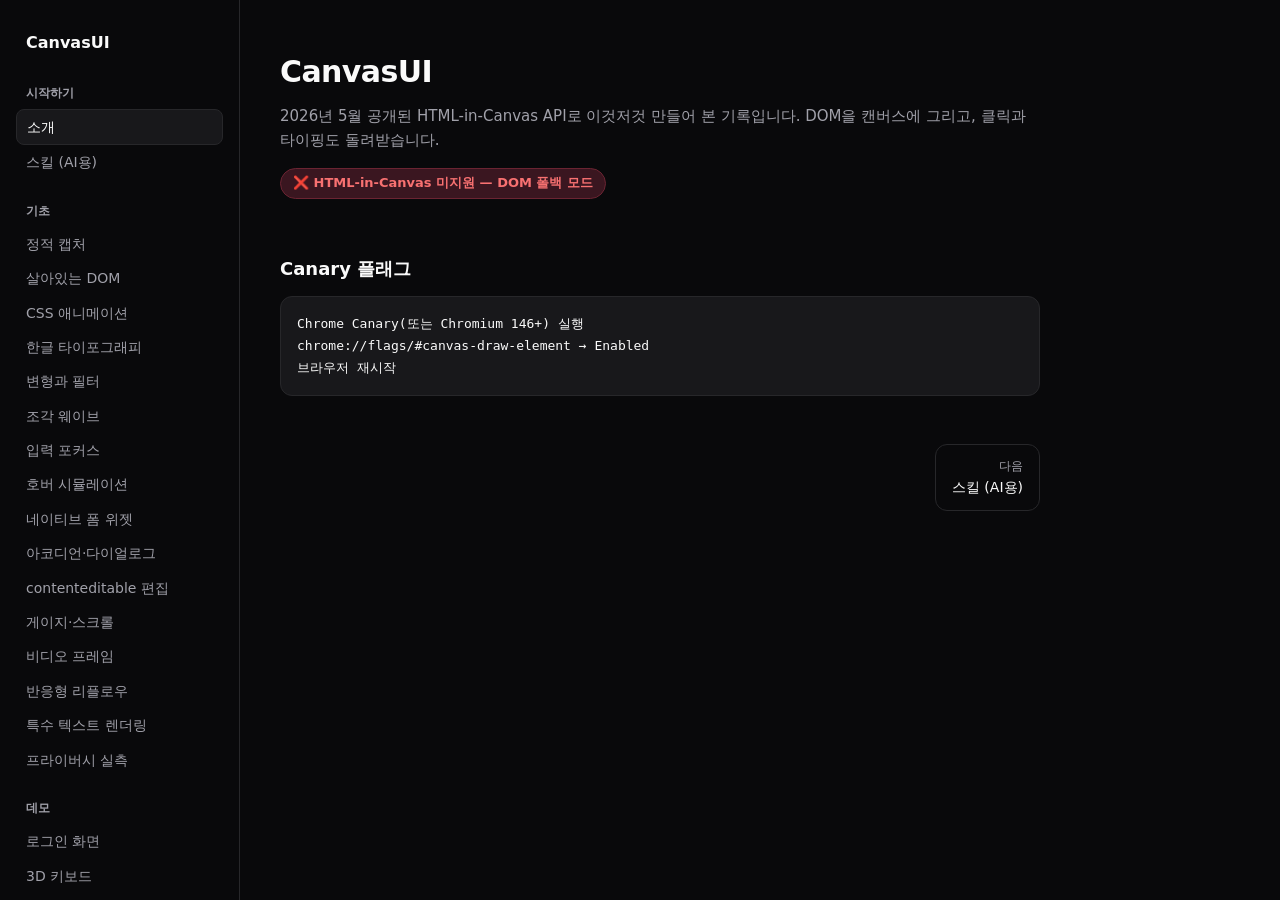
<file: index.html>
<!DOCTYPE html>
<html lang="ko">
<head>
<meta charset="UTF-8">
<meta name="viewport" content="width=device-width, initial-scale=1">
<title>CanvasUI 문서</title>
<link rel="stylesheet" href="core/canvas-ui.css">
<style>
  /* ── 문서 셸 (shadcn 문서 사이트 감성, 다크) ── */
  * { box-sizing: border-box; }
  html { scroll-behavior: smooth; }
  body {
    margin: 0; background: var(--cui-bg); color: var(--cui-fg);
    font-family: var(--cui-font); font-size: 15px; line-height: 1.6;
  }
  /* 코어가 body 최상단에 자동 삽입하는 배지/경고는 셸이 자체 표시하므로 숨김 */
  body > .cui-badge, body > .cui-warn { display: none; }

  .ds-shell {
    display: grid; grid-template-columns: 240px minmax(0, 1fr) 200px;
    max-width: 1280px; margin: 0 auto; min-height: 100vh;
  }

  /* 좌측 사이드바 */
  .ds-side {
    border-right: 1px solid var(--cui-border);
    padding: 24px 16px; position: sticky; top: 0;
    height: 100vh; overflow-y: auto;
  }
  .ds-logo {
    display: block; font-size: 16px; font-weight: 700; color: var(--cui-fg);
    text-decoration: none; padding: 6px 10px; margin-bottom: 16px;
  }
  .ds-side-label {
    font-size: 12px; font-weight: 600; color: var(--cui-muted);
    padding: 6px 10px; margin-top: 16px;
  }
  .ds-side a.ds-item {
    display: flex; align-items: center; gap: 8px;
    padding: 6px 10px; border-radius: 8px;
    font-size: 14px; color: var(--cui-muted); text-decoration: none;
  }
  .ds-side a.ds-item:hover { color: var(--cui-fg); }
  .ds-side a.ds-item.active {
    background: var(--cui-card); color: var(--cui-fg);
    border: 1px solid var(--cui-border);
  }

  /* 중앙 본문 */
  .ds-main { padding: 48px 40px 96px; }
  .ds-article { max-width: 760px; margin: 0 auto; }
  .ds-article h1 { font-size: 30px; font-weight: 800; margin: 0 0 8px; letter-spacing: -0.02em; }
  .ds-article h2 {
    font-size: 18px; font-weight: 700; margin: 40px 0 12px;
    scroll-margin-top: 24px;
  }
  .ds-oneliner { color: var(--cui-muted); margin: 0 0 8px; }
  .ds-card {
    background: var(--cui-card); border: 1px solid var(--cui-border);
    border-radius: var(--cui-radius); padding: 32px;
    display: flex; justify-content: center; align-items: center; overflow-x: auto;
  }
  .ds-card.ds-knobs { display: block; }

  .ds-badge {
    display: inline-block; padding: 4px 12px; border-radius: 999px;
    font-size: 13px; font-weight: 600; margin: 8px 0 16px;
  }
  .ds-badge.ok { background: #12351f; color: #4ade80; border: 1px solid #22643a; }
  .ds-badge.no { background: #3a1620; color: #f87171; border: 1px solid #6b2432; }

  pre.ds-code {
    background: var(--cui-card); border: 1px solid var(--cui-border);
    border-radius: var(--cui-radius); padding: 16px; margin: 8px 0 0;
    font-size: 13px; line-height: 1.7; overflow-x: auto;
  }
  pre.ds-code code { font-family: ui-monospace, "SF Mono", Menlo, monospace; color: var(--cui-fg); }

  details.ds-usage { border: 1px solid var(--cui-border); border-radius: var(--cui-radius); padding: 0; }
  details.ds-usage summary {
    cursor: pointer; padding: 12px 16px; font-size: 14px; font-weight: 600;
    color: var(--cui-muted); list-style: none;
  }
  details.ds-usage summary::before { content: "▸ "; }
  details.ds-usage[open] summary::before { content: "▾ "; }
  details.ds-usage[open] summary { color: var(--cui-fg); }
  .ds-usage-body { position: relative; padding: 0 16px 16px; }
  .ds-usage-body pre.ds-code { margin: 0; }
  .ds-copy {
    position: absolute; top: 10px; right: 26px;
    background: var(--cui-bg); color: var(--cui-muted);
    border: 1px solid var(--cui-border); border-radius: 8px;
    padding: 4px 10px; font-size: 12px; font-family: var(--cui-font); cursor: pointer;
  }
  .ds-copy:hover { color: var(--cui-fg); }

  .ds-pager { display: flex; justify-content: space-between; gap: 12px; margin-top: 48px; }
  .ds-pager a {
    flex: 0 1 auto; max-width: 48%;
    border: 1px solid var(--cui-border); border-radius: var(--cui-radius);
    padding: 12px 16px; text-decoration: none; color: var(--cui-fg); font-size: 14px;
  }
  .ds-pager a small { display: block; color: var(--cui-muted); font-size: 12px; }
  .ds-pager a:hover { border-color: var(--cui-muted); }
  .ds-pager .next { margin-left: auto; text-align: right; }

  /* 우측 목차 */
  .ds-toc { padding: 48px 16px; position: sticky; top: 0; height: 100vh; }
  .ds-toc-label { font-size: 12px; font-weight: 600; color: var(--cui-muted); margin-bottom: 8px; }
  .ds-toc a {
    display: block; font-size: 13px; color: var(--cui-muted);
    text-decoration: none; padding: 3px 0;
  }
  .ds-toc a:hover { color: var(--cui-fg); }

  /* variants 탭 */
  .ds-tabs { display: flex; gap: 4px; margin: 16px 0 0; border-bottom: 1px solid var(--cui-border); }
  .ds-tab {
    background: none; border: none; border-bottom: 2px solid transparent;
    padding: 8px 14px; font-family: var(--cui-font); font-size: 14px;
    color: var(--cui-muted); cursor: pointer;
  }
  .ds-tab:hover { color: var(--cui-fg); }
  .ds-tab.active { color: var(--cui-fg); border-bottom-color: var(--cui-fg); font-weight: 600; }

  .ds-step { font-size: 13px; color: var(--cui-muted); margin: 24px 0 0; }
  .ds-empty { color: var(--cui-muted); }

  @media (max-width: 1100px) {
    .ds-shell { grid-template-columns: 240px minmax(0, 1fr); }
    .ds-toc { display: none; }
  }
  @media (max-width: 640px) {
    .ds-shell { grid-template-columns: 1fr; }
    .ds-side { position: static; height: auto; border-right: none; border-bottom: 1px solid var(--cui-border); }
    .ds-main { padding: 32px 20px 64px; }
  }
</style>
</head>
<body>
<div class="ds-shell">
  <aside class="ds-side" id="ds-side"></aside>
  <main class="ds-main"><div class="ds-article" id="ds-article"></div></main>
  <nav class="ds-toc" id="ds-toc"></nav>
</div>

<script src="core/canvas-ui.js"></script>
<script>
/* ── CUIDocs 셸 v2: section 기반 register 수집 + variants 탭 + renderDoc + 해시 라우팅 ── */
(function () {
  'use strict';

  var registry = {};       // id → 등록 객체
  var currentApi = null;   // 현재 마운트된 컴포넌트 api

  // 사이드바 섹션 (등록 순서 유지)
  var SECTIONS = [
    { key: 'start', label: '시작하기' },
    { key: 'basics', label: '기초' },
    { key: 'components', label: '데모' },
    { key: 'official', label: '공식 레퍼런스' },
  ];
  var sectionItems = { start: [], basics: [], official: [], components: [] };

  // 시작하기 섹션 내장 페이지
  var BUILTIN = {
    intro: { id: 'intro', name: '소개', emoji: null },
  };

  window.CUIDocs = {
    register: function (def) {
      if (!def || !def.id) return;
      var sec = sectionItems.hasOwnProperty(def.section) ? def.section : 'components';
      if (!registry[def.id]) sectionItems[sec].push(def.id);
      registry[def.id] = def;
    },
    boot: boot,
  };

  function el(tag, cls, text) {
    var n = document.createElement(tag);
    if (cls) n.className = cls;
    if (text != null) n.textContent = text;
    return n;
  }

  function meta(id) {
    if (BUILTIN[id]) return BUILTIN[id];
    var reg = registry[id];
    return {
      id: id,
      name: (reg && reg.name) || id,
      emoji: reg ? (reg.emoji || '🧩') : null,
    };
  }

  function sectionOf(id) {
    if (BUILTIN[id]) return 'start';
    var reg = registry[id];
    if (reg && sectionItems.hasOwnProperty(reg.section)) return reg.section;
    return 'components';
  }

  // 섹션 내 네비 순서 (시작하기는 내장 페이지 + 등록 순)
  function navOrder(secKey) {
    if (secKey === 'start') return ['intro'].concat(sectionItems.start);
    return sectionItems[secKey];
  }

  function route() {
    var h = location.hash.replace(/^#\/?/, '');
    return h || 'intro';
  }

  /* ── 사이드바 ── */
  function renderSide(active) {
    var side = document.getElementById('ds-side');
    side.innerHTML = '';
    var logo = el('a', 'ds-logo', 'CanvasUI');
    logo.href = '#/intro';
    side.appendChild(logo);

    function item(href, label, icon, key) {
      var a = el('a', 'ds-item' + (active === key ? ' active' : ''));
      a.href = href;
      if (icon) a.appendChild(el('span', null, icon));
      a.appendChild(el('span', null, label));
      return a;
    }

    SECTIONS.forEach(function (s) {
      var ids = navOrder(s.key);
      if (!ids.length) return;
      side.appendChild(el('div', 'ds-side-label', s.label));
      ids.forEach(function (id) {
        var m = meta(id);
        side.appendChild(item('#/' + id, m.name, null, id));
      });
    });
  }

  /* ── 우측 목차 ── */
  function renderToc(sections) {
    var toc = document.getElementById('ds-toc');
    toc.innerHTML = '';
    if (!sections.length) return;
    toc.appendChild(el('div', 'ds-toc-label', '이 페이지에서'));
    sections.forEach(function (s) {
      var a = el('a', null, s.label);
      a.href = '#' + location.hash.replace(/^#/, '').split('?')[0];
      a.addEventListener('click', function (e) {
        e.preventDefault();
        var t = document.getElementById(s.anchor);
        if (t) t.scrollIntoView({ behavior: 'smooth', block: 'start' });
      });
      toc.appendChild(a);
    });
  }

  function codeBlock(text) {
    var pre = el('pre', 'ds-code');
    var code = el('code');
    code.textContent = text;
    pre.appendChild(code);
    return pre;
  }

  /* ── 이전/다음 네비 (같은 섹션 안에서만) ── */
  function renderPager(art, id) {
    var order = navOrder(sectionOf(id));
    var idx = order.indexOf(id);
    if (idx < 0) return;
    var pager = el('div', 'ds-pager');
    if (idx > 0) {
      var pm = meta(order[idx - 1]);
      var pa = el('a', 'prev');
      pa.href = '#/' + pm.id;
      pa.appendChild(el('small', null, '이전'));
      pa.appendChild(document.createTextNode(pm.name));
      pager.appendChild(pa);
    }
    if (idx < order.length - 1) {
      var nm = meta(order[idx + 1]);
      var na = el('a', 'next');
      na.href = '#/' + nm.id;
      na.appendChild(el('small', null, '다음'));
      na.appendChild(document.createTextNode(nm.name));
      pager.appendChild(na);
    }
    if (pager.childNodes.length) art.appendChild(pager);
  }

  /* ── 페이지: 소개 ── */
  function renderIntro(art) {
    art.appendChild(el('h1', null, 'CanvasUI'));
    art.appendChild(el('p', 'ds-oneliner', '2026년 5월 공개된 HTML-in-Canvas API로 이것저것 만들어 본 기록입니다. DOM을 캔버스에 그리고, 클릭과 타이핑도 돌려받습니다.'));
    var ok = window.CanvasUI && CanvasUI.supported;
    art.appendChild(el('div', 'ds-badge ' + (ok ? 'ok' : 'no'),
      ok ? '✅ HTML-in-Canvas 지원됨 (ctx.' + CanvasUI.drawFnName + ')'
         : '❌ HTML-in-Canvas 미지원 — DOM 폴백 모드'));
    art.appendChild(el('h2', null, 'Canary 플래그'));
    art.appendChild(codeBlock(
      'Chrome Canary(또는 Chromium 146+) 실행\n' +
      'chrome://flags/#canvas-draw-element → Enabled\n' +
      '브라우저 재시작'
    ));
    renderPager(art, 'intro');
    renderToc([]);
  }


  /* ── 페이지: 문서 (renderDoc) ── */
  function renderDocPage(art, reg) {
    art.appendChild(el('h1', null, reg.name || reg.id));
    if (reg.oneLiner) art.appendChild(el('p', 'ds-oneliner', reg.oneLiner));
    var box = el('div');
    art.appendChild(box);
    try { reg.renderDoc(box); } catch (e) {
      box.appendChild(el('p', 'ds-empty', '문서 렌더 중 오류: ' + e.message));
    }
    renderPager(art, reg.id);
    renderToc([]);
  }

  /* ── 페이지: 컴포넌트 (단일 또는 variants 탭) ── */
  function renderComponent(art, id) {
    var reg = registry[id];
    var m = meta(id);
    art.appendChild(el('h1', null, m.name));

    if (!reg) {
      art.appendChild(el('p', 'ds-empty', '아직 등록되지 않은 컴포넌트입니다 (components/' + id + '.js 로드 확인).'));
      renderToc([]);
      return;
    }
    art.appendChild(el('p', 'ds-oneliner', reg.oneLiner || ''));

    // 단일형은 variants 하나로 정규화
    var variants = (reg.variants && reg.variants.length) ? reg.variants
      : [{ id: 'default', name: null, code: reg.code, mount: reg.mount, knobs: reg.knobs }];

    // variants 탭 UI (2개 이상일 때만)
    var tabButtons = [];
    if (variants.length > 1) {
      var tabs = el('div', 'ds-tabs');
      variants.forEach(function (v, i) {
        var b = el('button', 'ds-tab', v.name || v.id || ('변형 ' + (i + 1)));
        b.type = 'button';
        b.addEventListener('click', function () { selectVariant(i); });
        tabs.appendChild(b);
        tabButtons.push(b);
      });
      art.appendChild(tabs);
    }

    // 변형별 본문 컨테이너
    var body = el('div');
    art.appendChild(body);

    function mountVariant(v) {
      body.innerHTML = '';
      var sections = [];

      // [미리보기]
      var h = el('h2', null, '미리보기');
      h.id = 'preview';
      body.appendChild(h);
      var previewCard = el('div', 'ds-card');
      var mountEl = el('div');
      previewCard.appendChild(mountEl);
      body.appendChild(previewCard);
      sections.push({ anchor: 'preview', label: '미리보기' });

      try {
        currentApi = (typeof v.mount === 'function' ? v.mount(mountEl) : null) || null;
      } catch (e) {
        previewCard.appendChild(el('p', 'ds-empty', '마운트 중 오류: ' + e.message));
      }

      // [커스텀] — knobs가 있을 때만
      if (typeof v.knobs === 'function') {
        var h2 = el('h2', null, '커스텀');
        h2.id = 'custom';
        body.appendChild(h2);
        var knobCard = el('div', 'ds-card ds-knobs');
        body.appendChild(knobCard);
        sections.push({ anchor: 'custom', label: '커스텀' });
        try { v.knobs(knobCard, currentApi); } catch (e) {
          knobCard.appendChild(el('p', 'ds-empty', '컨트롤 생성 중 오류: ' + e.message));
        }
      }

      // [사용법]
      var h3 = el('h2', null, '사용법');
      h3.id = 'usage';
      body.appendChild(h3);
      var details = el('details', 'ds-usage');
      details.appendChild(el('summary', null, '코드 보기'));
      var usageBody = el('div', 'ds-usage-body');
      var copy = el('button', 'ds-copy', '복사');
      copy.addEventListener('click', function () {
        var done = function () { copy.textContent = '복사됨'; setTimeout(function () { copy.textContent = '복사'; }, 1200); };
        if (navigator.clipboard && navigator.clipboard.writeText) {
          navigator.clipboard.writeText(v.code || '').then(done, done);
        } else {
          var ta = document.createElement('textarea');
          ta.value = v.code || '';
          document.body.appendChild(ta); ta.select();
          try { document.execCommand('copy'); } catch (ignored) {}
          ta.remove(); done();
        }
      });
      usageBody.appendChild(copy);
      usageBody.appendChild(codeBlock(v.code || ''));
      details.appendChild(usageBody);
      body.appendChild(details);
      sections.push({ anchor: 'usage', label: '사용법' });

      renderToc(sections);
    }

    function selectVariant(i) {
      // 탭 전환 시 이전 api 해제
      if (currentApi) {
        try { currentApi.destroy(); } catch (ignored) {}
        currentApi = null;
      }
      tabButtons.forEach(function (b, j) { b.className = 'ds-tab' + (j === i ? ' active' : ''); });
      mountVariant(variants[i]);
    }

    if (tabButtons.length) tabButtons[0].className = 'ds-tab active';
    mountVariant(variants[0]);

    renderPager(art, id);
  }

  /* ── 라우터 ── */
  function render() {
    // 이탈: 이전 컴포넌트 해제
    if (currentApi) {
      try { currentApi.destroy(); } catch (ignored) {}
      currentApi = null;
    }
    var r = route();
    renderSide(r);
    var art = document.getElementById('ds-article');
    art.innerHTML = '';
    if (r === 'intro') renderIntro(art);
    else if (registry[r] && typeof registry[r].renderDoc === 'function') renderDocPage(art, registry[r]);
    else if (registry[r]) renderComponent(art, r);
    else renderIntro(art);
    window.scrollTo(0, 0);
  }

  function boot() {
    render();
    window.addEventListener('hashchange', render);
  }
})();
</script>

<script>
/* ── 모듈 로더: 없는 파일이 있어도 셸은 계속 동작 (에러 무시, 순서 보장) ── */
(function () {
  'use strict';
  // three.js는 모듈보다 먼저 동기 로드 (vendor, CDN 아님)
  var three = document.createElement('script');
  three.src = 'vendor/three.min.js';
  three.async = false;
  document.body.appendChild(three);

  var MODULES = [
    'basics-1',
    'basics-2',
    'basics-3',
    'basics-4',
    'official-rotated-text',
    'official-pie-chart',
    'official-webgl-cube',
    'official-form',
    'official-jelly-slider',
    'login',
    'keyboard-3d',
    'keyboard-fps',
    'phone-3d',
    'three-wasd',
    'skill-page',
  ];
  var pending = MODULES.length;
  function settle() {
    pending -= 1;
    if (pending === 0) CUIDocs.boot();
  }
  MODULES.forEach(function (name) {
    var s = document.createElement('script');
    s.src = 'components/' + name + '.js';
    s.async = false;          // 등록 순서 = 목록 순서 보장
    s.onload = settle;
    s.onerror = settle;       // 404 등 로드 실패 무시
    document.body.appendChild(s);
  });
})();
</script>
</body>
</html>
</file>
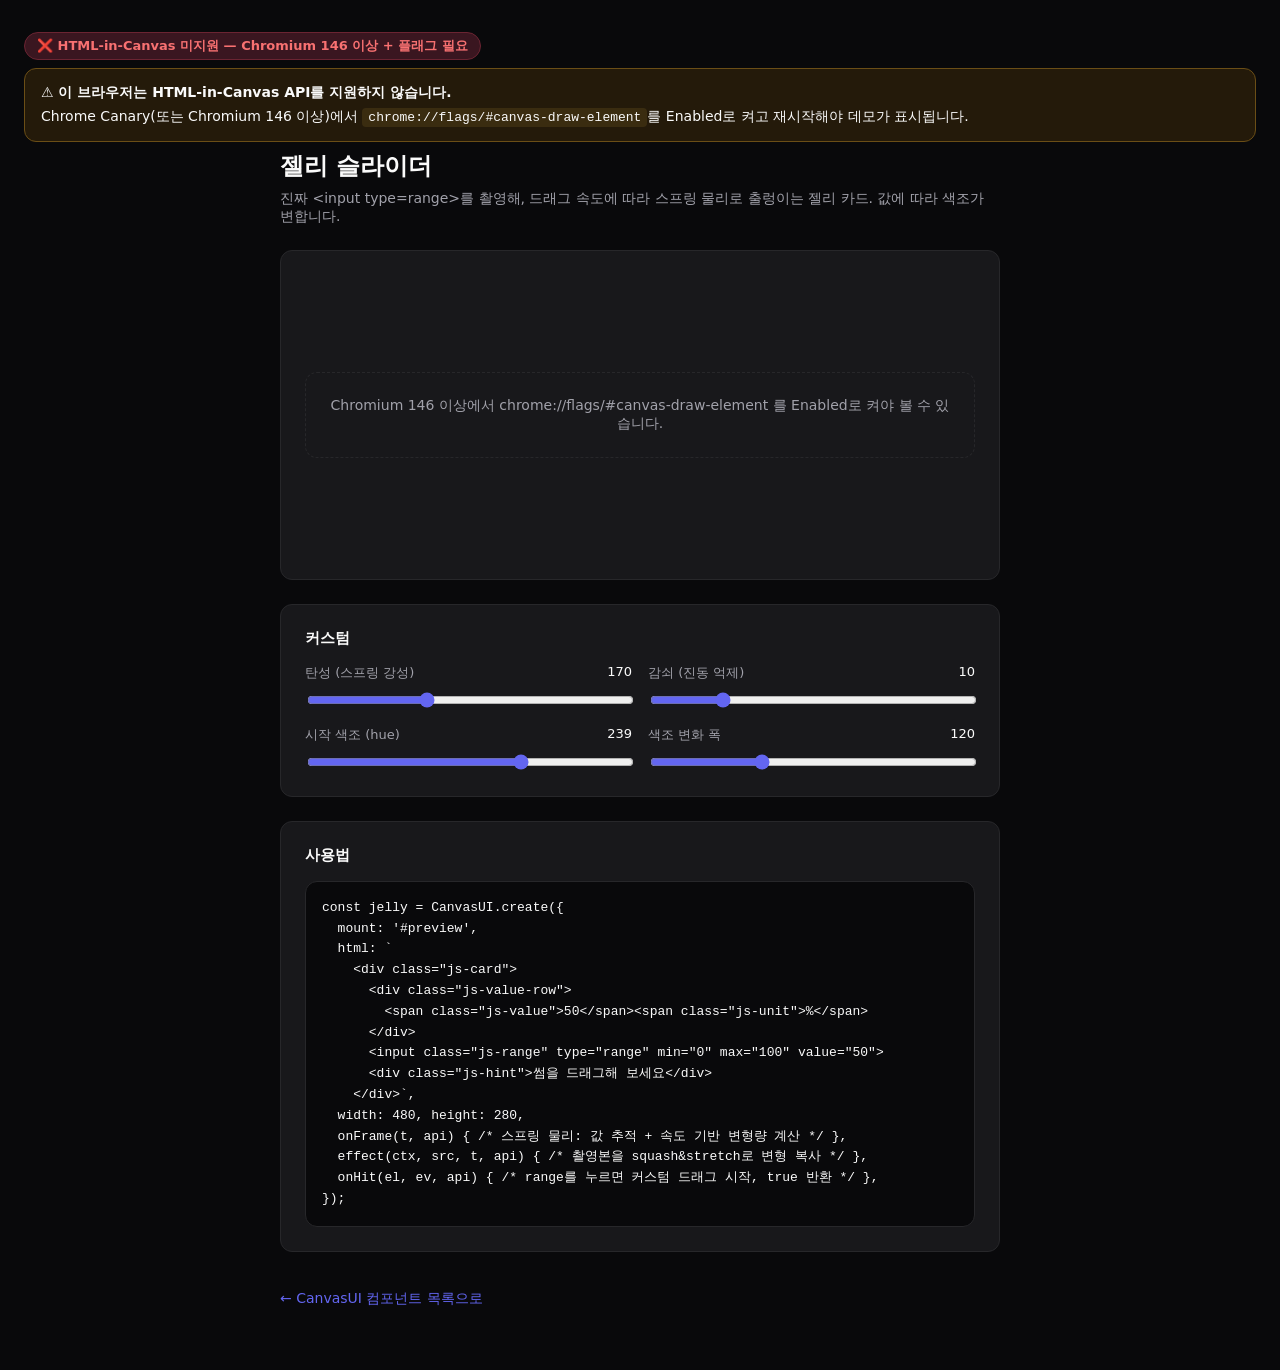
<file: components/jelly-slider.html>
<!DOCTYPE html>
<html lang="ko">
<head>
<meta charset="UTF-8">
<meta name="viewport" content="width=device-width, initial-scale=1.0">
<title>젤리 슬라이더 — CanvasUI</title>
<link rel="stylesheet" href="../core/canvas-ui.css">
<style>
  /* ── 페이지 레이아웃 (토큰만 사용) ── */
  body {
    background: var(--cui-bg);
    color: var(--cui-fg);
    font-family: var(--cui-font);
    margin: 0;
    padding: 24px 16px 48px;
  }
  .page {
    max-width: 720px;
    margin: 0 auto;
    display: flex;
    flex-direction: column;
    gap: 24px;
  }
  .page h1 { font-size: 24px; margin: 0 0 8px; }
  .page .desc { color: var(--cui-muted); font-size: 14px; margin: 0; }

  .panel {
    background: var(--cui-card);
    border: 1px solid var(--cui-border);
    border-radius: var(--cui-radius);
    padding: 24px;
  }
  .panel h2 { font-size: 15px; margin: 0 0 16px; color: var(--cui-fg); }

  #preview {
    display: flex;
    justify-content: center;
    align-items: center;
    min-height: 280px;
  }

  /* 커스텀 컨트롤 */
  .ctrl-grid { display: grid; grid-template-columns: 1fr 1fr; gap: 16px; }
  @media (max-width: 640px) { .ctrl-grid { grid-template-columns: 1fr; } }
  .ctrl { display: flex; flex-direction: column; gap: 8px; }
  .ctrl label { font-size: 13px; color: var(--cui-muted); display: flex; justify-content: space-between; }
  .ctrl label output { color: var(--cui-fg); font-variant-numeric: tabular-nums; }
  .ctrl input[type="range"] { width: 100%; accent-color: var(--cui-primary); }

  /* 사용법 코드 블록 */
  pre.code {
    background: var(--cui-bg);
    border: 1px solid var(--cui-border);
    border-radius: var(--cui-radius);
    padding: 16px;
    overflow-x: auto;
    font-size: 13px;
    line-height: 1.6;
    margin: 0;
  }

  .back { font-size: 14px; }
  .back a { color: var(--cui-primary); text-decoration: none; }
  .back a:hover { text-decoration: underline; }

  /* ── 젤리 슬라이더 컴포넌트 (canvas 안에서 촬영되는 DOM) ── */
  .js-card {
    --js-accent: var(--cui-primary);
    width: 320px;
    box-sizing: border-box;
    background: var(--cui-card);
    border: 1px solid var(--cui-border);
    border-radius: var(--cui-radius);
    padding: 24px;
    display: flex;
    flex-direction: column;
    gap: 16px;
    box-shadow: var(--cui-shadow);
  }
  .js-value-row {
    display: flex;
    align-items: baseline;
    gap: 4px;
  }
  .js-value {
    font-size: 40px;
    font-weight: 700;
    line-height: 1;
    color: var(--js-accent);
    font-variant-numeric: tabular-nums;
  }
  .js-unit { font-size: 16px; color: var(--cui-muted); }
  .js-range {
    width: 100%;
    margin: 0;
    accent-color: var(--js-accent);
  }
  /* 실제 :hover는 canvas 위라 안 걸리므로 .cui-hover를 함께 선언 */
  .js-range:hover, .js-range.cui-hover { filter: brightness(1.15); }
  .js-hint { font-size: 12px; color: var(--cui-muted); }
</style>
</head>
<body>
<div class="page">

  <!-- 상단 타이틀 + 한줄설명 -->
  <header>
    <h1>젤리 슬라이더</h1>
    <p class="desc">진짜 &lt;input type=range&gt;를 촬영해, 드래그 속도에 따라 스프링 물리로 출렁이는 젤리 카드. 값에 따라 색조가 변합니다.</p>
  </header>

  <!-- 프리뷰 -->
  <div class="panel" id="preview"></div>

  <!-- 커스텀 컨트롤 -->
  <div class="panel">
    <h2>커스텀</h2>
    <div class="ctrl-grid">
      <div class="ctrl">
        <label>탄성 (스프링 강성) <output id="out-stiffness">170</output></label>
        <input type="range" id="ctl-stiffness" min="40" max="400" step="10" value="170">
      </div>
      <div class="ctrl">
        <label>감쇠 (진동 억제) <output id="out-damping">10</output></label>
        <input type="range" id="ctl-damping" min="2" max="40" step="1" value="10">
      </div>
      <div class="ctrl">
        <label>시작 색조 (hue) <output id="out-hue">239</output></label>
        <input type="range" id="ctl-hue" min="0" max="360" step="1" value="239">
      </div>
      <div class="ctrl">
        <label>색조 변화 폭 <output id="out-huerange">120</output></label>
        <input type="range" id="ctl-huerange" min="0" max="360" step="10" value="120">
      </div>
    </div>
  </div>

  <!-- 사용법 -->
  <div class="panel">
    <h2>사용법</h2>
    <pre class="code"><code>const jelly = CanvasUI.create({
  mount: '#preview',
  html: `
    &lt;div class="js-card"&gt;
      &lt;div class="js-value-row"&gt;
        &lt;span class="js-value"&gt;50&lt;/span&gt;&lt;span class="js-unit"&gt;%&lt;/span&gt;
      &lt;/div&gt;
      &lt;input class="js-range" type="range" min="0" max="100" value="50"&gt;
      &lt;div class="js-hint"&gt;썸을 드래그해 보세요&lt;/div&gt;
    &lt;/div&gt;`,
  width: 480, height: 280,
  onFrame(t, api) { /* 스프링 물리: 값 추적 + 속도 기반 변형량 계산 */ },
  effect(ctx, src, t, api) { /* 촬영본을 squash&amp;stretch로 변형 복사 */ },
  onHit(el, ev, api) { /* range를 누르면 커스텀 드래그 시작, true 반환 */ },
});</code></pre>
  </div>

  <!-- 하단 링크 -->
  <p class="back"><a href="../index.html">← CanvasUI 컴포넌트 목록으로</a></p>

</div>

<script src="../core/canvas-ui.js"></script>
<script>
(function () {
  'use strict';

  // ── 커스텀 파라미터 (컨트롤로 라이브 조절) ──
  var params = {
    stiffness: 170, // 스프링 강성: 클수록 빠르게 목표값을 쫓아감
    damping: 10,    // 감쇠: 작을수록 오래 출렁임
    hue: 239,       // 값 0일 때의 색조 (기본: 인디고 계열)
    hueRange: 120,  // 값 0→100 동안 색조가 이동하는 폭
  };

  function clamp(v, lo, hi) { return v < lo ? lo : v > hi ? hi : v; }

  var jelly = CanvasUI.create({
    mount: '#preview',
    html: [
      '<div class="js-card">',
      '  <div class="js-value-row">',
      '    <span class="js-value">50</span><span class="js-unit">%</span>',
      '  </div>',
      '  <input class="js-range" type="range" min="0" max="100" value="50">',
      '  <div class="js-hint">썸을 드래그해 보세요</div>',
      '</div>',
    ].join('\n'),
    width: 480,
    height: 280,

    // ── 매 프레임: 스프링 물리 (effect 앞에 호출됨) ──
    onFrame: function (t, api) {
      var st = api.state;
      if (st.pos === undefined) { // 최초 1회 초기화
        st.pos = Number(range.value); // 스프링이 추적하는 표시값
        st.vel = 0;                   // 속도 (값 단위/초)
        st.deform = 0;                // squash&stretch 변형량
        st.skew = 0;                  // 기울임
        st.last = t;
      }
      var dt = clamp((t - st.last) / 1000, 0, 1 / 30);
      st.last = t;

      // 감쇠 스프링: 실제 슬라이더 값을 목표로 진동하며 수렴
      var target = Number(range.value);
      var force = params.stiffness * (target - st.pos) - params.damping * st.vel;
      st.vel += force * dt;
      st.pos += st.vel * dt;

      // 속도 → 변형량. 부호가 진동하며 0으로 수렴 = 젤리 출렁임
      st.deform = clamp(st.vel * 0.0012, -0.28, 0.28);
      st.skew = clamp(st.vel * -0.0006, -0.15, 0.15);
    },

    // ── 효과: 촬영된 소스 canvas를 변형해 표시 canvas에 복사 (버퍼 패턴) ──
    effect: function (ctx, src, t, api) {
      var d = api.state.deform || 0;
      var cx = api.center.x + src.width / 2;
      var cy = api.center.y + src.height / 2;
      ctx.save();
      ctx.translate(cx, cy);
      ctx.transform(1, 0, api.state.skew || 0, 1, 0, 0); // 이동 방향으로 살짝 기울임
      ctx.scale(1 + d, 1 / (1 + d));                     // 면적 보존 squash&stretch
      ctx.drawImage(src, -src.width / 2, -src.height / 2);
      ctx.restore();
    },

    // ── range를 누르면 커스텀 드래그 시작 (기본 포워딩 생략) ──
    onHit: function (el, ev, api) {
      if (el !== range) return false;
      api.state.dragging = true;
      try { api.fx.setPointerCapture(ev.pointerId); } catch (ignored) {}
      setValueFromEvent(ev, api);
      return true;
    },
  });

  var root = jelly.root;
  var range = root.querySelector('.js-range');
  var valueEl = root.querySelector('.js-value');

  // ── root 로컬 좌표 기준 요소 rect (코어 hit()와 같은 offset 누적 방식) ──
  function localRect(el) {
    var l = 0, t = 0, n = el;
    while (n && n !== root) { l += n.offsetLeft; t += n.offsetTop; n = n.offsetParent; }
    return { l: l, t: t, w: el.offsetWidth, h: el.offsetHeight };
  }

  // ── 포인터 이벤트 → fx 좌표 → 로컬 좌표 → 슬라이더 값 ──
  function setValueFromEvent(ev, api) {
    var r = api.fx.getBoundingClientRect();
    var fxX = (ev.clientX - r.left) * (api.fx.width / r.width);
    var fxY = (ev.clientY - r.top) * (api.fx.height / r.height);
    var local = api.toLocal(fxX, fxY);
    var rect = localRect(range);
    var min = Number(range.min), max = Number(range.max);
    var ratio = clamp((local.x - rect.l) / rect.w, 0, 1);
    var v = Math.round(min + ratio * (max - min));
    if (Number(range.value) !== v) {
      range.value = v;
      applyValue(); // 라벨·색조 갱신 → 다음 프레임 촬영에 자동 반영
    }
  }

  // ── 값 → 라벨 텍스트 + 색조 (값에 따라 카드 색조 변화) ──
  function applyValue() {
    var v = Number(range.value);
    valueEl.textContent = v;
    var hue = (params.hue + (v / 100) * params.hueRange) % 360;
    root.style.setProperty('--js-accent', 'hsl(' + hue + ', 72%, 62%)');
  }

  // 드래그 중 이동/종료 (컴포넌트 고유 로직 — 코어는 pointerdown만 포워딩)
  jelly.fx.addEventListener('pointermove', function (ev) {
    if (jelly.state.dragging) setValueFromEvent(ev, jelly);
  });
  function endDrag() { jelly.state.dragging = false; }
  jelly.fx.addEventListener('pointerup', endDrag);
  jelly.fx.addEventListener('pointercancel', endDrag);

  // 폴백(DOM 직접 표시)·키보드 조작 시에도 라벨·색조 동기화
  range.addEventListener('input', applyValue);
  applyValue();

  // ── 커스텀 컨트롤 바인딩 ──
  function bindCtrl(id, outId, key, after) {
    var input = document.getElementById(id);
    var out = document.getElementById(outId);
    input.addEventListener('input', function () {
      params[key] = Number(input.value);
      out.textContent = input.value;
      if (after) after();
    });
  }
  bindCtrl('ctl-stiffness', 'out-stiffness', 'stiffness');
  bindCtrl('ctl-damping', 'out-damping', 'damping');
  bindCtrl('ctl-hue', 'out-hue', 'hue', applyValue);
  bindCtrl('ctl-huerange', 'out-huerange', 'hueRange', applyValue);
})();
</script>
</body>
</html>
</file>
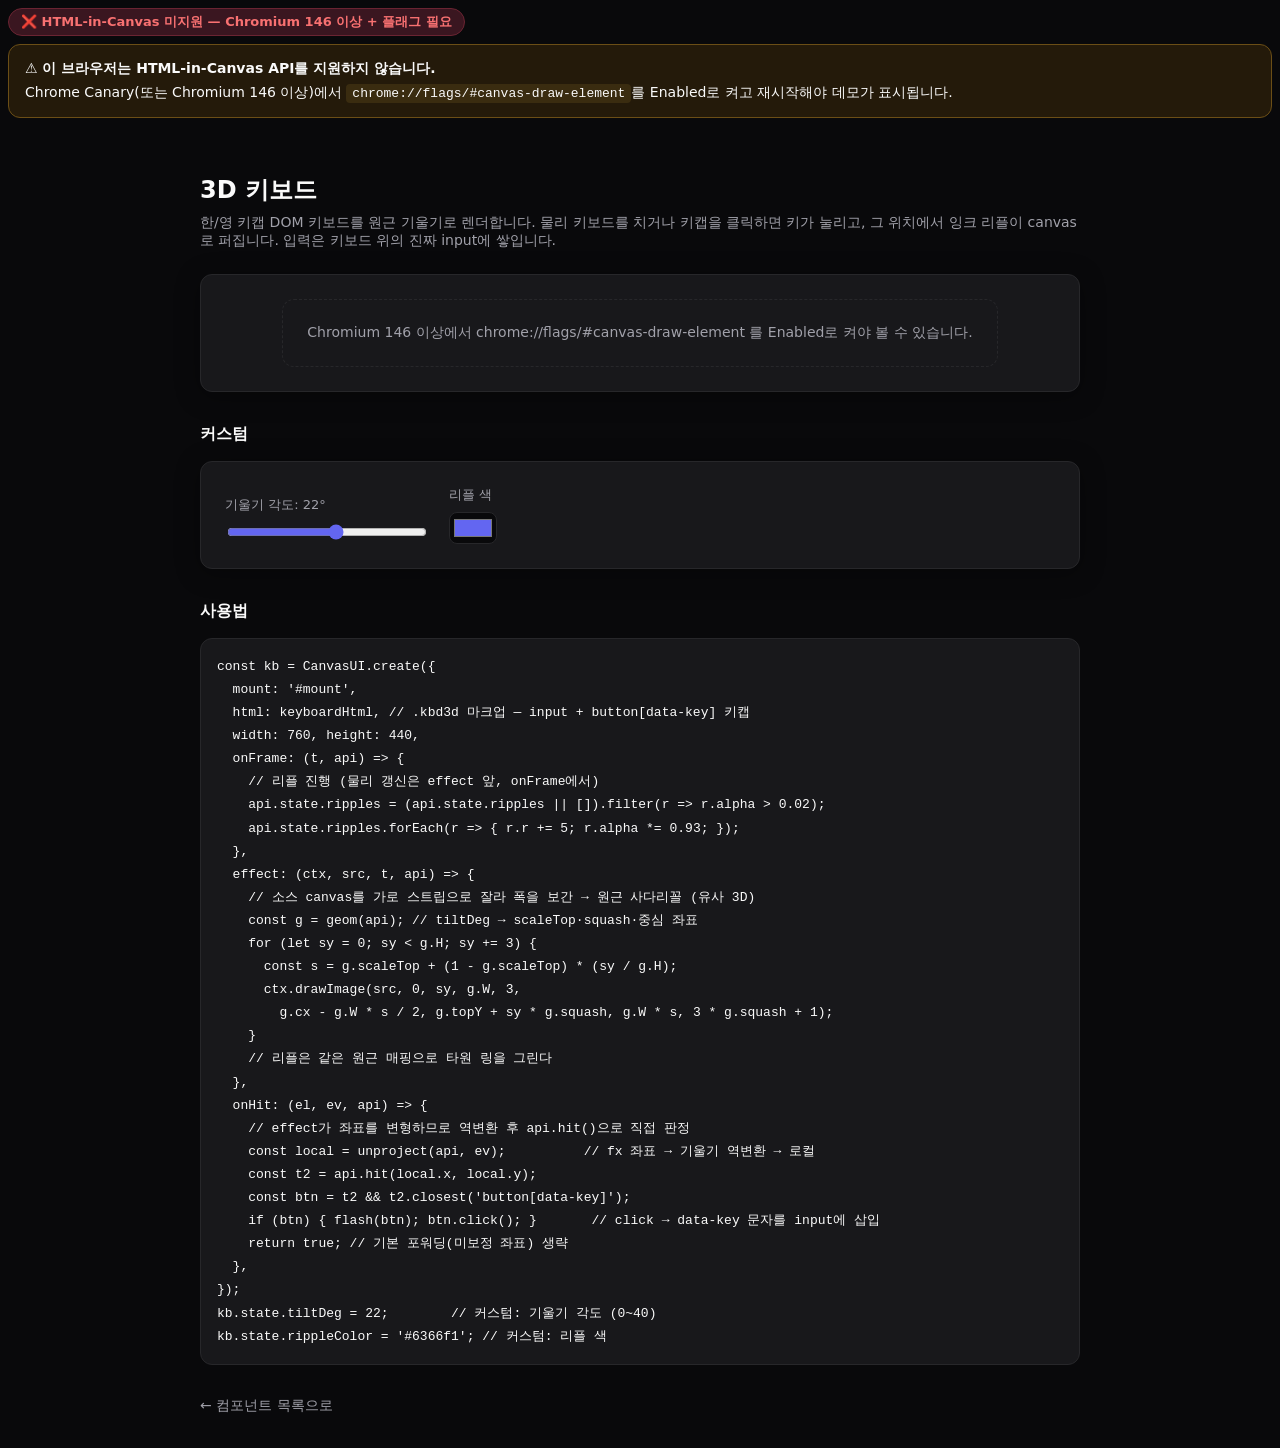
<file: components/keyboard-3d.html>
<!doctype html>
<html lang="ko">
<head>
<meta charset="utf-8">
<meta name="viewport" content="width=device-width, initial-scale=1">
<title>CanvasUI — 3D 키보드</title>
<link rel="stylesheet" href="../core/canvas-ui.css">
<style>
  /* ── 페이지 레이아웃 (토큰만 사용) ── */
  body {
    margin: 0; background: var(--cui-bg); color: var(--cui-fg);
    font-family: var(--cui-font);
  }
  .page { max-width: 880px; margin: 0 auto; padding: 24px 16px 64px; }
  h1 { font-size: 24px; margin: 24px 0 8px; }
  .desc { color: var(--cui-muted); font-size: 14px; margin: 0 0 24px; }
  h2 { font-size: 16px; margin: 32px 0 16px; }
  .preview { display: flex; justify-content: center; overflow-x: auto; }
  .controls { display: flex; flex-wrap: wrap; gap: 24px; align-items: end; }
  .controls .field { min-width: 200px; }
  .controls input[type="range"] { width: 100%; accent-color: var(--cui-primary); }
  .controls input[type="color"] {
    width: 48px; height: 32px; padding: 2px; border: 1px solid var(--cui-border);
    border-radius: 8px; background: var(--cui-bg); cursor: pointer;
  }
  .code-block {
    background: var(--cui-card); border: 1px solid var(--cui-border);
    border-radius: var(--cui-radius); padding: 16px; overflow-x: auto;
  }
  .code-block code { font-size: 13px; line-height: 1.7; color: var(--cui-fg); white-space: pre; }
  .back { display: inline-block; margin-top: 32px; color: var(--cui-muted); font-size: 14px; text-decoration: none; }
  .back:hover { color: var(--cui-fg); }

  /* ── 3D 키보드 컴포넌트 (촬영 대상 DOM) ──
     실제 :hover는 canvas 위라 안 걸리므로 .cui-hover / .cui-active 를 함께 선언 */
  .kbd3d { width: max-content; padding: 8px; }
  .kbd3d-input { margin-bottom: 16px; box-sizing: border-box; }
  .kbd3d-board {
    background: var(--cui-card); border: 1px solid var(--cui-border);
    border-radius: var(--cui-radius); box-shadow: var(--cui-shadow);
    padding: 16px; display: flex; flex-direction: column; gap: 8px;
  }
  .kbd3d-row { display: flex; justify-content: center; gap: 8px; }
  .kbd3d-key {
    width: 48px; height: 48px; padding: 0;
    display: flex; flex-direction: column; align-items: center; justify-content: center; gap: 1px;
    background: var(--cui-bg); color: var(--cui-fg);
    border: 1px solid var(--cui-border); border-radius: 8px;
    font-family: var(--cui-font); cursor: pointer;
    box-shadow: 0 2px 0 var(--cui-border);
    transition: transform 0.06s, box-shadow 0.06s, border-color 0.12s, background 0.12s;
  }
  .kbd3d-key .k-ko { font-size: 11px; color: var(--cui-muted); line-height: 1; }
  .kbd3d-key .k-en { font-size: 14px; font-weight: 600; line-height: 1; }
  .kbd3d-key:hover, .kbd3d-key.cui-hover { border-color: var(--cui-muted); background: var(--cui-card); }
  .kbd3d-key:active, .kbd3d-key.cui-active {
    transform: translateY(2px); box-shadow: 0 0 0 var(--cui-border);
    border-color: var(--cui-primary); background: var(--cui-card);
  }
  .kbd3d-key.kbd3d-space { width: 288px; }
  .kbd3d-key.kbd3d-space .k-en { font-size: 12px; color: var(--cui-muted); font-weight: 500; }
</style>
</head>
<body>
<div class="page">
  <h1>3D 키보드</h1>
  <p class="desc">한/영 키캡 DOM 키보드를 원근 기울기로 렌더합니다. 물리 키보드를 치거나 키캡을 클릭하면 키가 눌리고, 그 위치에서 잉크 리플이 canvas로 퍼집니다. 입력은 키보드 위의 진짜 input에 쌓입니다.</p>

  <section class="preview cui-card">
    <div id="mount"></div>
  </section>

  <h2>커스텀</h2>
  <section class="cui-card controls">
    <div class="field">
      <label class="cui-label" for="tilt">기울기 각도: <span id="tilt-val">22</span>°</label>
      <input type="range" id="tilt" min="0" max="40" step="1" value="22">
    </div>
    <div class="field">
      <label class="cui-label" for="ripple-color">리플 색</label>
      <input type="color" id="ripple-color" value="#6366f1">
    </div>
  </section>

  <h2>사용법</h2>
  <section class="code-block"><code>const kb = CanvasUI.create({
  mount: '#mount',
  html: keyboardHtml, // .kbd3d 마크업 — input + button[data-key] 키캡
  width: 760, height: 440,
  onFrame: (t, api) =&gt; {
    // 리플 진행 (물리 갱신은 effect 앞, onFrame에서)
    api.state.ripples = (api.state.ripples || []).filter(r =&gt; r.alpha &gt; 0.02);
    api.state.ripples.forEach(r =&gt; { r.r += 5; r.alpha *= 0.93; });
  },
  effect: (ctx, src, t, api) =&gt; {
    // 소스 canvas를 가로 스트립으로 잘라 폭을 보간 → 원근 사다리꼴 (유사 3D)
    const g = geom(api); // tiltDeg → scaleTop·squash·중심 좌표
    for (let sy = 0; sy &lt; g.H; sy += 3) {
      const s = g.scaleTop + (1 - g.scaleTop) * (sy / g.H);
      ctx.drawImage(src, 0, sy, g.W, 3,
        g.cx - g.W * s / 2, g.topY + sy * g.squash, g.W * s, 3 * g.squash + 1);
    }
    // 리플은 같은 원근 매핑으로 타원 링을 그린다
  },
  onHit: (el, ev, api) =&gt; {
    // effect가 좌표를 변형하므로 역변환 후 api.hit()으로 직접 판정
    const local = unproject(api, ev);          // fx 좌표 → 기울기 역변환 → 로컬
    const t2 = api.hit(local.x, local.y);
    const btn = t2 &amp;&amp; t2.closest('button[data-key]');
    if (btn) { flash(btn); btn.click(); }       // click → data-key 문자를 input에 삽입
    return true; // 기본 포워딩(미보정 좌표) 생략
  },
});
kb.state.tiltDeg = 22;        // 커스텀: 기울기 각도 (0~40)
kb.state.rippleColor = '#6366f1'; // 커스텀: 리플 색</code></section>

  <a class="back" href="../index.html">&larr; 컴포넌트 목록으로</a>
</div>

<script src="../core/canvas-ui.js"></script>
<script>
(function () {
  'use strict';

  // ── 키캡 데이터: QWERTY 3열 (영문 + 두벌식 한글) + 스페이스 ──
  var ROWS = [
    [['q','ㅂ'],['w','ㅈ'],['e','ㄷ'],['r','ㄱ'],['t','ㅅ'],['y','ㅛ'],['u','ㅕ'],['i','ㅑ'],['o','ㅐ'],['p','ㅔ']],
    [['a','ㅁ'],['s','ㄴ'],['d','ㅇ'],['f','ㄹ'],['g','ㅎ'],['h','ㅗ'],['j','ㅓ'],['k','ㅏ'],['l','ㅣ']],
    [['z','ㅋ'],['x','ㅌ'],['c','ㅊ'],['v','ㅍ'],['b','ㅠ'],['n','ㅜ'],['m','ㅡ']],
  ];

  function keyBtn(en, ko) {
    return '<button type="button" class="kbd3d-key" data-key="' + en + '">' +
      '<span class="k-ko">' + ko + '</span><span class="k-en">' + en.toUpperCase() + '</span></button>';
  }
  var rowsHtml = ROWS.map(function (row) {
    return '<div class="kbd3d-row">' + row.map(function (k) { return keyBtn(k[0], k[1]); }).join('') + '</div>';
  }).join('');
  var keyboardHtml =
    '<div class="kbd3d">' +
      '<input class="cui-input kbd3d-input" placeholder="키보드를 두드리거나 키캡을 클릭하세요">' +
      '<div class="kbd3d-board">' + rowsHtml +
        '<div class="kbd3d-row"><button type="button" class="kbd3d-key kbd3d-space" data-key=" ">' +
          '<span class="k-en">SPACE</span></button></div>' +
      '</div>' +
    '</div>';

  // ── 원근 기하: tiltDeg → 스트립 폭 보간(scaleTop) + 세로 압축(squash) ──
  function geom(api) {
    var deg = api.state.tiltDeg == null ? 22 : api.state.tiltDeg;
    var rad = deg * Math.PI / 180;
    var W = api.src.width, H = api.src.height;
    var scaleTop = 1 - Math.sin(rad) * 0.55; // 위쪽이 좁아지는 사다리꼴
    var squash = 1 - Math.sin(rad) * 0.30;   // 세로 압축
    return {
      W: W, H: H, scaleTop: scaleTop, squash: squash,
      cx: api.fx.width / 2,
      topY: (api.fx.height - H * squash) / 2,
    };
  }
  function scaleAt(g, y) { return g.scaleTop + (1 - g.scaleTop) * (y / g.H); }
  /** 로컬 좌표 → 원근 적용된 fx 좌표 */
  function project(g, x, y) {
    var s = scaleAt(g, y);
    return { x: g.cx + (x - g.W / 2) * s, y: g.topY + y * g.squash, s: s };
  }
  /** fx 좌표 → 원근 역변환 → 로컬 좌표 */
  function unproject(g, px, py) {
    var y = (py - g.topY) / g.squash;
    var s = scaleAt(g, y);
    return { x: g.W / 2 + (px - g.cx) / s, y: y };
  }

  // ── 인스턴스 생성 ──
  var kb = CanvasUI.create({
    mount: '#mount',
    html: keyboardHtml,
    width: 760,
    height: 440,

    // 리플 진행 (effect 앞에 호출됨)
    onFrame: function (t, api) {
      var ripples = api.state.ripples || [];
      for (var i = 0; i < ripples.length; i++) {
        var r = ripples[i];
        r.r += 5 + r.r * 0.04;
        r.alpha *= 0.93;
      }
      api.state.ripples = ripples.filter(function (r) { return r.alpha > 0.02; });
    },

    // 버퍼 패턴: src 촬영본을 가로 스트립으로 잘라 원근 사다리꼴로 복사 + 리플
    effect: function (ctx, src, t, api) {
      var g = geom(api);

      // 바닥 그림자
      ctx.fillStyle = 'rgba(0, 0, 0, 0.45)';
      ctx.beginPath();
      ctx.ellipse(g.cx, g.topY + g.H * g.squash + 14, g.W * 0.46, 14, 0, 0, Math.PI * 2);
      ctx.fill();

      // 원근 스트립 (2D 변환 유사 3D)
      var STRIP = 3;
      for (var sy = 0; sy < g.H; sy += STRIP) {
        var h = Math.min(STRIP, g.H - sy);
        var s = scaleAt(g, sy + h / 2);
        var dw = g.W * s;
        ctx.drawImage(src, 0, sy, g.W, h,
          g.cx - dw / 2, g.topY + sy * g.squash, dw, h * g.squash + 1);
      }

      // 잉크 리플: 키 로컬 좌표를 같은 원근으로 매핑해 타원 링으로
      var ripples = api.state.ripples || [];
      var color = api.state.rippleColor || '#6366f1';
      for (var i = 0; i < ripples.length; i++) {
        var r = ripples[i];
        var p = project(g, r.x, r.y);
        var rx = r.r * p.s, ry = r.r * p.s * g.squash;
        ctx.globalAlpha = r.alpha;
        ctx.strokeStyle = color;
        ctx.lineWidth = Math.max(1, 4 * r.alpha);
        ctx.beginPath();
        ctx.ellipse(p.x, p.y, rx, ry, 0, 0, Math.PI * 2);
        ctx.stroke();
        ctx.globalAlpha = r.alpha * 0.15;
        ctx.fillStyle = color;
        ctx.fill();
        ctx.globalAlpha = 1;
      }
    },

    // effect가 좌표를 변형하므로 역변환 후 api.hit()으로 직접 판정
    onHit: function (el, ev, api) {
      var rect = api.fx.getBoundingClientRect();
      var px = (ev.clientX - rect.left) * (api.fx.width / rect.width);
      var py = (ev.clientY - rect.top) * (api.fx.height / rect.height);
      var local = unproject(geom(api), px, py);
      var target = api.hit(local.x, local.y);

      if (target) {
        var btn = target.closest('button[data-key]');
        if (btn && api.root.contains(btn)) {
          flash(btn);
          btn.click(); // → 아래 위임 click 핸들러가 data-key를 input에 삽입 + 리플
          return true;
        }
        if (target === inputEl) {
          inputEl.focus();
          try {
            var len = inputEl.value.length;
            inputEl.setSelectionRange(len, len);
          } catch (ignored) { /* 선택 미지원 타입 */ }
          return true;
        }
      }
      if (api.root.contains(document.activeElement)) document.activeElement.blur();
      return true; // 기본 포워딩(미보정 좌표) 생략
    },
  });

  kb.state.tiltDeg = 22;
  kb.state.rippleColor = '#6366f1';
  kb.state.ripples = [];

  var inputEl = kb.root.querySelector('.kbd3d-input');

  // ── 키 로컬 중심 좌표 (offset 누적) → 리플 생성 ──
  function spawnRippleAt(btn) {
    var l = 0, t = 0, n = btn;
    while (n && n !== kb.root) { l += n.offsetLeft; t += n.offsetTop; n = n.offsetParent; }
    kb.state.ripples.push({
      x: l + btn.offsetWidth / 2,
      y: t + btn.offsetHeight / 2,
      r: 8, alpha: 0.85,
    });
    if (kb.state.ripples.length > 24) kb.state.ripples.shift();
  }

  // ── 키캡 눌림 애니메이션 (.cui-active 잠깐 토글) ──
  function flash(btn) {
    btn.classList.add('cui-active');
    setTimeout(function () { btn.classList.remove('cui-active'); }, 130);
  }

  // ── 클릭(마우스/폴백 공통): data-key 문자를 input에 삽입 + 리플 ──
  kb.root.addEventListener('click', function (e) {
    var btn = e.target.closest ? e.target.closest('button[data-key]') : null;
    if (!btn) return;
    inputEl.value += btn.dataset.key;
    inputEl.focus();
    try {
      var len = inputEl.value.length;
      inputEl.setSelectionRange(len, len);
    } catch (ignored) { /* 무시 */ }
    spawnRippleAt(btn);
  });

  // ── 물리 키보드: e.code 기반(한글 IME에서도 동작) → 키캡 애니메이션 + 리플 ──
  function codeToKey(e) {
    if (e.code === 'Space') return ' ';
    var m = /^Key([A-Z])$/.exec(e.code);
    return m ? m[1].toLowerCase() : null;
  }
  window.addEventListener('keydown', function (e) {
    if (e.metaKey || e.ctrlKey || e.altKey) return;
    var tag = e.target.tagName;
    if ((tag === 'INPUT' || tag === 'TEXTAREA' || tag === 'SELECT') && e.target !== inputEl) return; // 페이지 컨트롤 입력은 통과
    var key = codeToKey(e);
    if (!key) return;
    var btn = kb.root.querySelector('[data-key="' + key + '"]');
    if (!btn) return;
    flash(btn);
    spawnRippleAt(btn);
    if (document.activeElement !== inputEl) {
      if (key === ' ') { e.preventDefault(); inputEl.value += ' '; } // 페이지 스크롤 방지 + 직접 삽입
      inputEl.focus(); // 이후 문자 입력·한글 IME는 브라우저가 처리 → 다음 프레임 촬영에 반영
    }
  });

  // ── 커스텀 컨트롤 ──
  var tilt = document.getElementById('tilt');
  var tiltVal = document.getElementById('tilt-val');
  tilt.addEventListener('input', function () {
    kb.state.tiltDeg = Number(tilt.value);
    tiltVal.textContent = tilt.value;
  });
  document.getElementById('ripple-color').addEventListener('input', function (e) {
    kb.state.rippleColor = e.target.value;
  });
})();
</script>
</body>
</html>
</file>
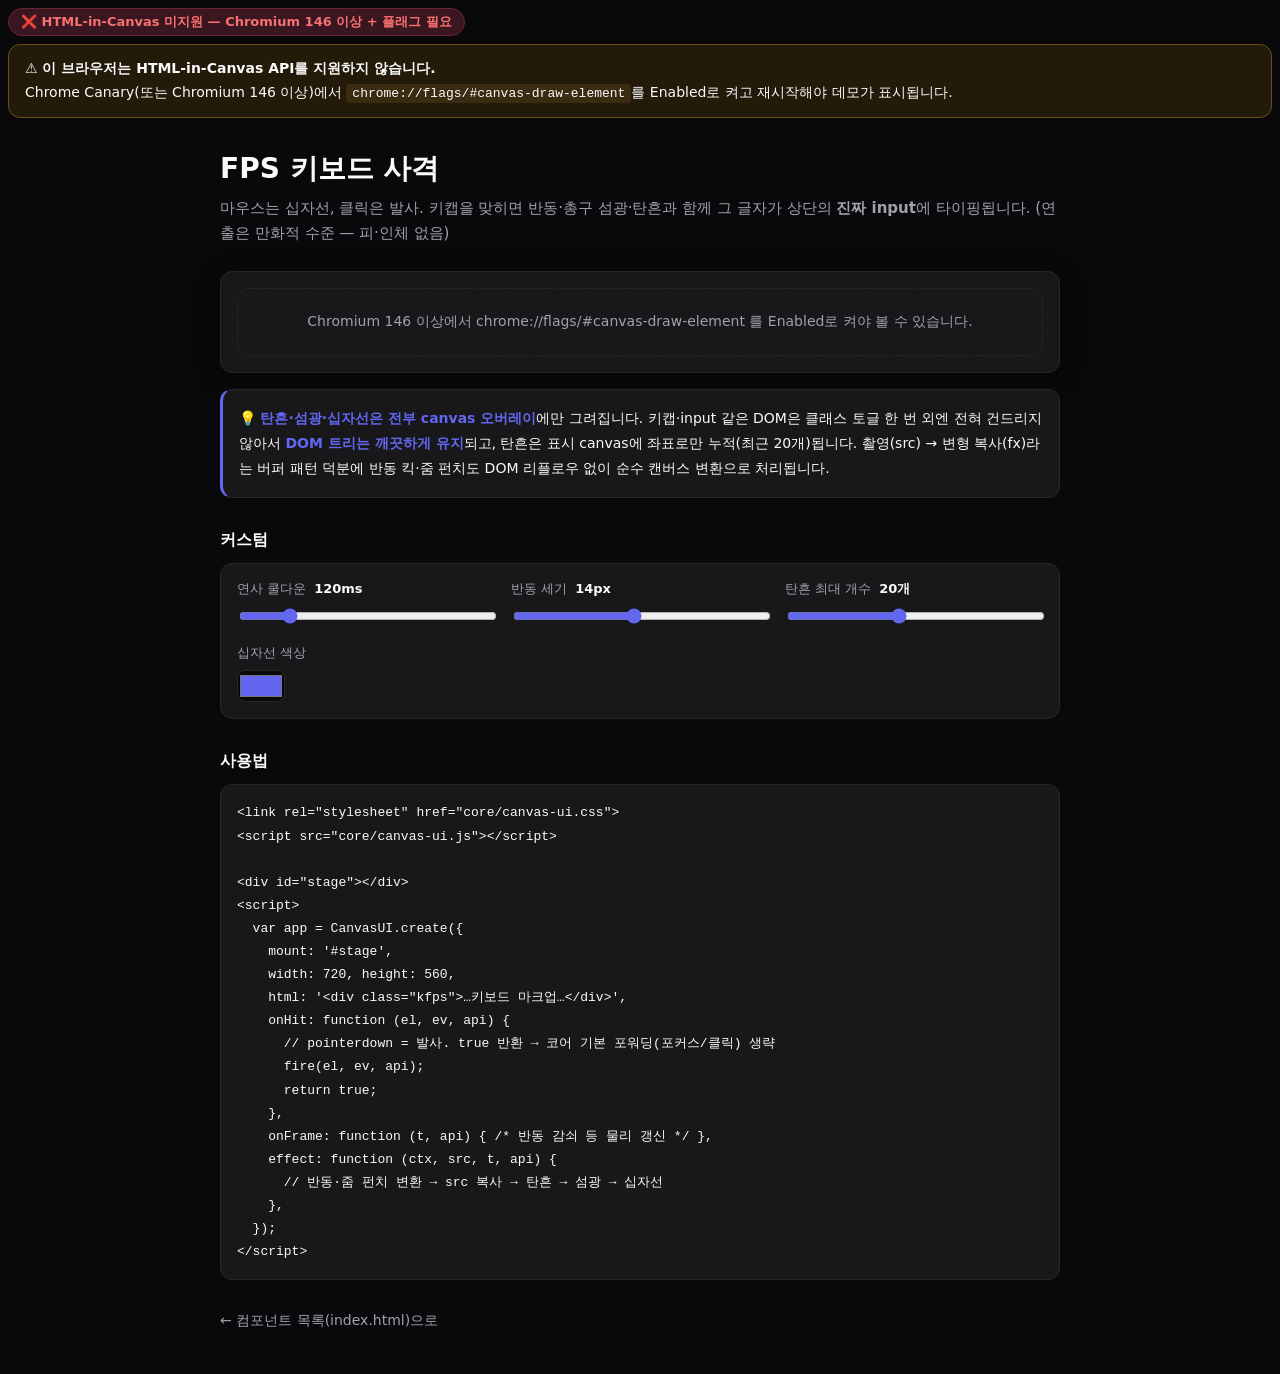
<file: components/keyboard-fps.html>
<!DOCTYPE html>
<html lang="ko">
<head>
<meta charset="UTF-8">
<meta name="viewport" content="width=device-width, initial-scale=1.0">
<title>CanvasUI — FPS 키보드 사격</title>
<link rel="stylesheet" href="../core/canvas-ui.css">
<style>
  /* ── 페이지 레이아웃 (디자인 토큰만 사용) ── */
  body {
    margin: 0; padding: 0 0 64px;
    background: var(--cui-bg); color: var(--cui-fg);
    font-family: var(--cui-font);
  }
  .page { max-width: 840px; margin: 0 auto; padding: 0 24px; }
  .page h1 { font-size: 28px; margin: 32px 0 8px; }
  .page .desc { color: var(--cui-muted); font-size: 15px; margin: 0 0 24px; line-height: 1.7; }
  .section-title { font-size: 16px; font-weight: 700; margin: 32px 0 12px; }

  /* 프리뷰 카드 */
  .preview {
    background: var(--cui-card); border: 1px solid var(--cui-border);
    border-radius: var(--cui-radius); box-shadow: var(--cui-shadow);
    padding: 16px; overflow-x: auto;
  }
  #stage .cui-fx { margin: 0 auto; }

  /* 해설 박스 */
  .note {
    margin-top: 16px; padding: 16px;
    background: var(--cui-card); border: 1px solid var(--cui-border);
    border-left: 3px solid var(--cui-primary);
    border-radius: var(--cui-radius);
    font-size: 14px; line-height: 1.8; color: var(--cui-fg);
  }
  .note strong { color: var(--cui-primary); }

  /* 커스텀 컨트롤 */
  .controls {
    display: grid; grid-template-columns: repeat(auto-fit, minmax(240px, 1fr));
    gap: 16px; padding: 16px;
    background: var(--cui-card); border: 1px solid var(--cui-border);
    border-radius: var(--cui-radius);
  }
  .ctl label { display: block; font-size: 13px; color: var(--cui-muted); margin-bottom: 8px; }
  .ctl output { color: var(--cui-fg); font-weight: 600; margin-left: 8px; }
  .ctl input[type="range"] { width: 100%; accent-color: var(--cui-primary); }
  .ctl input[type="color"] {
    width: 48px; height: 32px; padding: 0; border: 1px solid var(--cui-border);
    border-radius: 8px; background: var(--cui-bg); cursor: pointer;
  }

  /* 사용법 코드 블록 */
  .code {
    background: var(--cui-card); border: 1px solid var(--cui-border);
    border-radius: var(--cui-radius); padding: 16px;
    overflow-x: auto; font-size: 13px; line-height: 1.7;
  }
  .code code { font-family: ui-monospace, "SF Mono", Menlo, monospace; color: var(--cui-fg); white-space: pre; }

  .back { display: inline-block; margin-top: 32px; color: var(--cui-muted); font-size: 14px; text-decoration: none; }
  .back:hover { color: var(--cui-fg); }

  /* ── 컴포넌트 내부 마크업 스타일 (canvas에 촬영되는 DOM) ── */
  .kfps { width: 600px; padding: 24px; background: var(--cui-card);
          border: 1px solid var(--cui-border); border-radius: var(--cui-radius); }
  .kfps-input { margin-bottom: 24px; font-size: 16px; letter-spacing: 1px; }
  .kfps-board { display: flex; flex-direction: column; gap: 8px; align-items: center; }
  .kfps-row { display: flex; gap: 8px; }
  .kfps-key {
    width: 44px; height: 44px; padding: 0;
    background: var(--cui-bg); color: var(--cui-fg);
    border: 1px solid var(--cui-border); border-radius: 8px;
    font-size: 14px; font-weight: 600; font-family: var(--cui-font);
    cursor: pointer;
  }
  /* 실제 :hover는 canvas 위라 안 걸림 → .cui-hover 함께 선언 (코어 규칙) */
  .kfps-key:hover, .kfps-key.cui-hover { border-color: var(--cui-muted); background: var(--cui-card); }
  .kfps-key:active, .kfps-key.cui-active { transform: scale(0.95); }
  .kfps-key-wide { width: 96px; }
  .kfps-key-space { width: 304px; }
  /* 피격 플래시: 클래스 토글 → 다음 프레임 촬영에 자동 반영 */
  .kfps-key.kfps-hit {
    background: var(--cui-primary); color: var(--cui-primary-fg);
    border-color: var(--cui-primary);
  }
</style>
</head>
<body>
<div class="page">
  <h1>FPS 키보드 사격</h1>
  <p class="desc">
    마우스는 십자선, 클릭은 발사. 키캡을 맞히면 반동·총구 섬광·탄흔과 함께
    그 글자가 상단의 <strong>진짜 input</strong>에 타이핑됩니다. (연출은 만화적 수준 — 피·인체 없음)
  </p>

  <div class="preview"><div id="stage"></div></div>

  <div class="note">
    💡 <strong>탄흔·섬광·십자선은 전부 canvas 오버레이</strong>에만 그려집니다.
    키캡·input 같은 DOM은 클래스 토글 한 번 외엔 전혀 건드리지 않아서 <strong>DOM 트리는 깨끗하게 유지</strong>되고,
    탄흔은 표시 canvas에 좌표로만 누적(최근 20개)됩니다. 촬영(src) → 변형 복사(fx)라는 버퍼 패턴 덕분에
    반동 킥·줌 펀치도 DOM 리플로우 없이 순수 캔버스 변환으로 처리됩니다.
  </div>

  <div class="section-title">커스텀</div>
  <div class="controls">
    <div class="ctl">
      <label>연사 쿨다운<output id="v-cool">120ms</output></label>
      <input type="range" id="c-cool" min="60" max="400" step="10" value="120">
    </div>
    <div class="ctl">
      <label>반동 세기<output id="v-recoil">14px</output></label>
      <input type="range" id="c-recoil" min="0" max="30" step="1" value="14">
    </div>
    <div class="ctl">
      <label>탄흔 최대 개수<output id="v-holes">20개</output></label>
      <input type="range" id="c-holes" min="5" max="40" step="1" value="20">
    </div>
    <div class="ctl">
      <label>십자선 색상</label>
      <input type="color" id="c-color" value="#6366f1">
    </div>
  </div>

  <div class="section-title">사용법</div>
  <div class="code"><code>&lt;link rel="stylesheet" href="core/canvas-ui.css"&gt;
&lt;script src="core/canvas-ui.js"&gt;&lt;/script&gt;

&lt;div id="stage"&gt;&lt;/div&gt;
&lt;script&gt;
  var app = CanvasUI.create({
    mount: '#stage',
    width: 720, height: 560,
    html: '&lt;div class="kfps"&gt;…키보드 마크업…&lt;/div&gt;',
    onHit: function (el, ev, api) {
      // pointerdown = 발사. true 반환 → 코어 기본 포워딩(포커스/클릭) 생략
      fire(el, ev, api);
      return true;
    },
    onFrame: function (t, api) { /* 반동 감쇠 등 물리 갱신 */ },
    effect: function (ctx, src, t, api) {
      // 반동·줌 펀치 변환 → src 복사 → 탄흔 → 섬광 → 십자선
    },
  });
&lt;/script&gt;</code></div>

  <a class="back" href="../index.html">← 컴포넌트 목록(index.html)으로</a>
</div>

<script src="../core/canvas-ui.js"></script>
<script>
(function () {
  'use strict';

  // ── 키보드 마크업 (루트 요소 1개) ──
  function keyBtn(k, label, extra) {
    return '<button type="button" class="kfps-key ' + (extra || '') + '" data-key="' + k + '">' + label + '</button>';
  }
  var rows = [
    'QWERTYUIOP'.split('').map(function (k) { return keyBtn(k, k); }).join(''),
    'ASDFGHJKL'.split('').map(function (k) { return keyBtn(k, k); }).join(''),
    'ZXCVBNM'.split('').map(function (k) { return keyBtn(k, k); }).join('') + keyBtn('BS', '⌫', 'kfps-key-wide'),
    keyBtn('SPACE', 'SPACE', 'kfps-key-space'),
  ];
  var html =
    '<div class="kfps">' +
      '<input class="cui-input kfps-input" placeholder="키캡을 사격해서 타이핑하세요" aria-label="사격 타이핑 결과">' +
      '<div class="kfps-board">' +
        rows.map(function (r) { return '<div class="kfps-row">' + r + '</div>'; }).join('') +
      '</div>' +
    '</div>';

  // ── 발사 로직 ──
  /** fx 버퍼 좌표 계산 (코어와 동일한 방식) */
  function fxCoords(fx, e) {
    var r = fx.getBoundingClientRect();
    return {
      x: (e.clientX - r.left) * (fx.width / r.width),
      y: (e.clientY - r.top) * (fx.height / r.height),
    };
  }

  /** 진짜 input에 글자 반영 (다음 프레임 촬영에 자동 반영됨) */
  function typeKey(input, key) {
    if (key === 'BS') input.value = input.value.slice(0, -1);
    else if (key === 'SPACE') input.value += ' ';
    else input.value += key;
  }

  function fire(el, ev, api) {
    var s = api.state;
    var now = performance.now();
    if (now - s.lastShot < s.cooldown) return; // 연사 방지 쿨다운
    s.lastShot = now;

    var p = fxCoords(api.fx, ev);

    // 반동(화면 킥) + 총구 섬광
    s.kick = 1;
    s.kickDir = Math.random() < 0.5 ? -1 : 1;
    s.flash = { x: p.x, y: p.y, t0: now, ang: Math.random() * Math.PI };

    var key = el && el.closest ? el.closest('[data-key]') : null;
    if (!key) return; // 빗나감 — 섬광·반동만

    // 명중: 줌 펀치(1프레임) + 키캡 피격 플래시 + 탄흔 데칼 + 타이핑
    s.punch = 1;
    key.classList.add('kfps-hit');
    setTimeout(function () { key.classList.remove('kfps-hit'); }, 140);

    var local = api.toLocal(p.x, p.y); // root 로컬 좌표로 저장 → DOM에 붙어 보임
    var cracks = [];
    var n = 4 + Math.floor(Math.random() * 3);
    for (var i = 0; i < n; i++) {
      cracks.push({ a: (Math.PI * 2 * i) / n + Math.random() * 0.6, len: 6 + Math.random() * 7 });
    }
    s.holes.push({ x: local.x, y: local.y, r: 3.5 + Math.random() * 1.5, cracks: cracks });
    while (s.holes.length > s.maxHoles) s.holes.shift(); // 최근 N개만 누적

    typeKey(api.root.querySelector('.kfps-input'), key.getAttribute('data-key'));
  }

  // ── 캔버스 오버레이 드로잉 ──
  function drawHole(ctx, x, y, hole) {
    ctx.save();
    ctx.translate(x, y);
    // 균열 (만화적 탄흔)
    ctx.strokeStyle = 'rgba(9, 9, 11, 0.85)';
    ctx.lineWidth = 1.5;
    ctx.beginPath();
    for (var i = 0; i < hole.cracks.length; i++) {
      var c = hole.cracks[i];
      ctx.moveTo(0, 0);
      ctx.lineTo(Math.cos(c.a) * c.len, Math.sin(c.a) * c.len);
    }
    ctx.stroke();
    // 구멍 본체 + 밝은 테두리
    ctx.fillStyle = '#09090b';
    ctx.beginPath();
    ctx.arc(0, 0, hole.r, 0, Math.PI * 2);
    ctx.fill();
    ctx.strokeStyle = 'rgba(250, 250, 250, 0.35)';
    ctx.lineWidth = 1;
    ctx.beginPath();
    ctx.arc(0, 0, hole.r + 1, 0, Math.PI * 2);
    ctx.stroke();
    ctx.restore();
  }

  function drawFlash(ctx, f, now) {
    var age = now - f.t0;
    var DUR = 90;
    if (age >= DUR) return;
    var k = 1 - age / DUR;
    ctx.save();
    ctx.translate(f.x, f.y);
    ctx.rotate(f.ang);
    ctx.globalAlpha = k;
    // 스파이크 4방향 (만화적 섬광)
    ctx.fillStyle = '#fde68a';
    for (var i = 0; i < 4; i++) {
      ctx.rotate(Math.PI / 2);
      ctx.beginPath();
      ctx.moveTo(0, -3);
      ctx.lineTo(18 + 10 * k, 0);
      ctx.lineTo(0, 3);
      ctx.closePath();
      ctx.fill();
    }
    // 코어
    ctx.fillStyle = '#fffbeb';
    ctx.beginPath();
    ctx.arc(0, 0, 5 + 4 * k, 0, Math.PI * 2);
    ctx.fill();
    ctx.restore();
  }

  function drawCrosshair(ctx, x, y, color) {
    if (x < 0) return;
    ctx.save();
    ctx.strokeStyle = color;
    ctx.lineWidth = 2;
    var GAP = 5, LEN = 11;
    ctx.beginPath();
    ctx.moveTo(x - GAP - LEN, y); ctx.lineTo(x - GAP, y);
    ctx.moveTo(x + GAP, y); ctx.lineTo(x + GAP + LEN, y);
    ctx.moveTo(x, y - GAP - LEN); ctx.lineTo(x, y - GAP);
    ctx.moveTo(x, y + GAP); ctx.lineTo(x, y + GAP + LEN);
    ctx.stroke();
    ctx.beginPath();
    ctx.arc(x, y, 1.5, 0, Math.PI * 2);
    ctx.fillStyle = color;
    ctx.fill();
    ctx.restore();
  }

  // ── 인스턴스 생성 ──
  var app = CanvasUI.create({
    mount: '#stage',
    width: 720,
    height: 560,
    html: html,

    onHit: function (el, ev, api) {
      fire(el, ev, api);
      return true; // 기본 포워딩(포커스/클릭) 생략 — 발사가 곧 입력
    },

    onFrame: function (t, api) {
      var s = api.state;
      s.kick *= 0.82; // 반동 감쇠
      if (s.kick < 0.01) s.kick = 0;
    },

    effect: function (ctx, src, t, api) {
      var s = api.state;
      var cx = api.fx.width / 2;
      var cy = api.fx.height / 2;

      // 1) 반동 킥 + 줌 펀치(1프레임 슬로모) 변환 아래에서 DOM 촬영본·탄흔을 함께 그림
      ctx.save();
      var zoom = 1 + s.punch * 0.05;
      ctx.translate(cx, cy + s.kick * s.recoil);
      ctx.rotate(s.kick * 0.006 * s.kickDir);
      ctx.scale(zoom, zoom);
      ctx.translate(-cx, -cy);
      ctx.drawImage(src, api.center.x, api.center.y);
      for (var i = 0; i < s.holes.length; i++) {
        var h = s.holes[i];
        drawHole(ctx, api.center.x + h.x, api.center.y + h.y, h);
      }
      ctx.restore();
      s.punch = 0; // 줌 펀치는 정확히 1프레임만

      // 2) 화면 공간 이펙트 (변환 미적용)
      if (s.flash) drawFlash(ctx, s.flash, t);
      drawCrosshair(ctx, s.mx, s.my, s.crossColor);
    },
  });

  // ── 컴포넌트 상태 초기화 ──
  var st = app.state;
  st.lastShot = -Infinity;
  st.cooldown = 120;   // ms
  st.recoil = 14;      // px
  st.maxHoles = 20;    // 탄흔 최근 N개
  st.crossColor = '#6366f1';
  st.kick = 0; st.kickDir = 1; st.punch = 0;
  st.holes = [];
  st.flash = null;
  st.mx = -999; st.my = -999;

  // 십자선 추적 + 네이티브 커서 숨김
  // (코어 pointermove 리스너가 먼저 커서를 지정하므로, 그 뒤에 등록해 'none'으로 덮는다)
  if (CanvasUI.supported) {
    app.fx.addEventListener('pointermove', function (e) {
      var p = fxCoords(app.fx, e);
      st.mx = p.x; st.my = p.y;
      app.fx.style.cursor = 'none';
    });
    app.fx.addEventListener('pointerleave', function () {
      st.mx = -999; st.my = -999;
    });
  } else {
    // 폴백(DOM 직접 표시): 이펙트 없이 클릭 = 타이핑만 동작
    app.root.addEventListener('click', function (e) {
      var key = e.target.closest ? e.target.closest('[data-key]') : null;
      if (!key) return;
      var now = performance.now();
      if (now - st.lastShot < st.cooldown) return;
      st.lastShot = now;
      typeKey(app.root.querySelector('.kfps-input'), key.getAttribute('data-key'));
    });
  }

  // ── 커스텀 컨트롤 배선 ──
  function bindRange(id, outId, unit, apply) {
    var input = document.getElementById(id);
    var out = document.getElementById(outId);
    input.addEventListener('input', function () {
      out.textContent = input.value + unit;
      apply(Number(input.value));
    });
  }
  bindRange('c-cool', 'v-cool', 'ms', function (v) { st.cooldown = v; });
  bindRange('c-recoil', 'v-recoil', 'px', function (v) { st.recoil = v; });
  bindRange('c-holes', 'v-holes', '개', function (v) {
    st.maxHoles = v;
    while (st.holes.length > v) st.holes.shift();
  });
  document.getElementById('c-color').addEventListener('input', function (e) {
    st.crossColor = e.target.value;
  });
})();
</script>
</body>
</html>
</file>
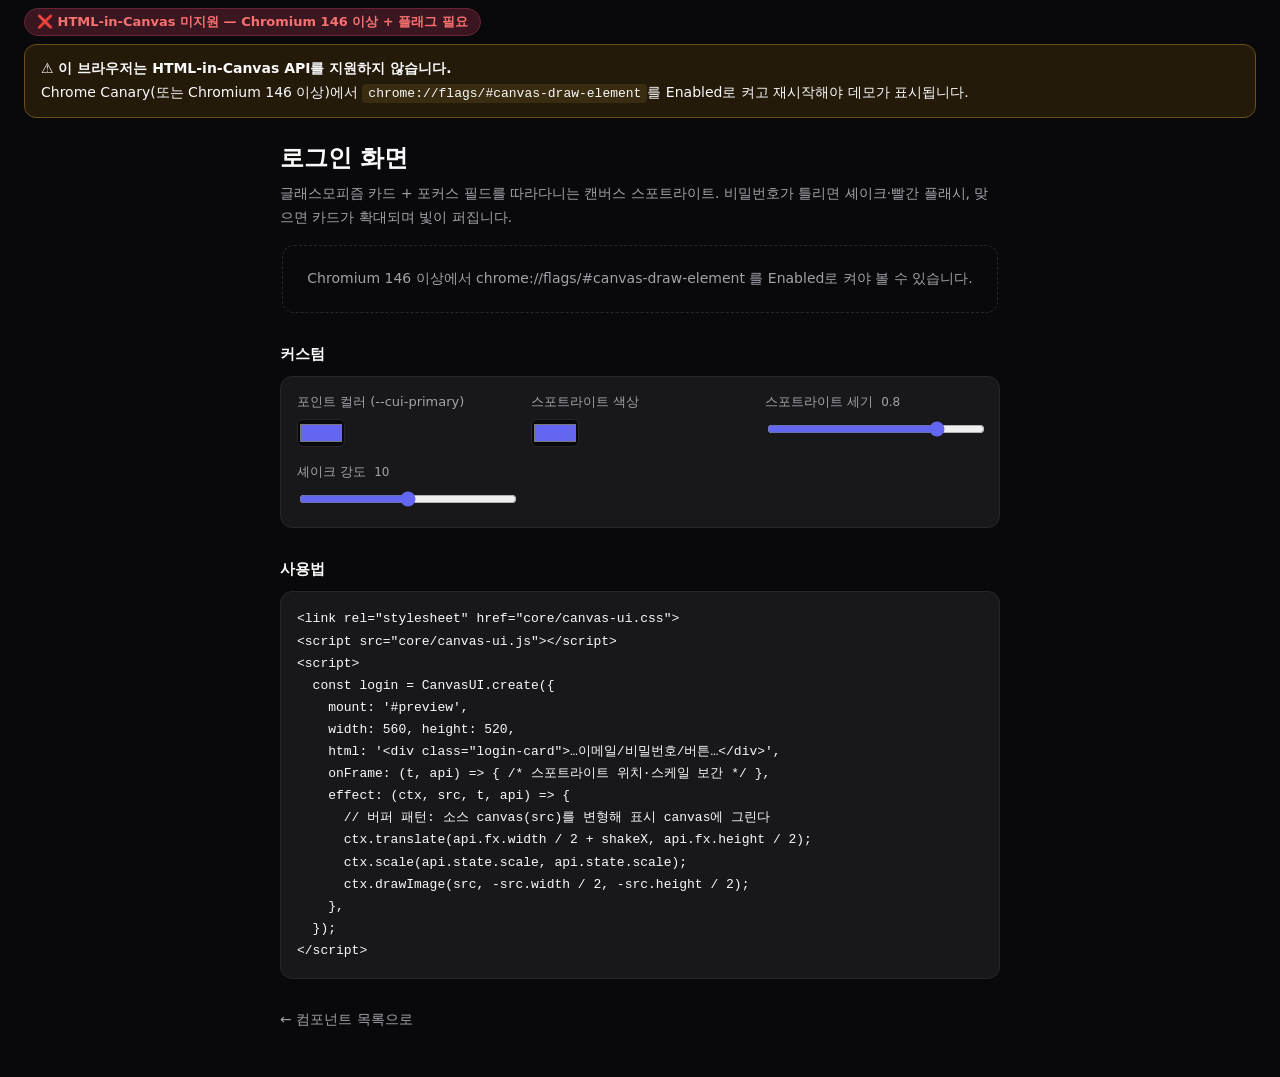
<file: components/login.html>
<!DOCTYPE html>
<html lang="ko">
<head>
<meta charset="UTF-8">
<meta name="viewport" content="width=device-width, initial-scale=1.0">
<title>CanvasUI — 로그인 화면</title>
<link rel="stylesheet" href="../core/canvas-ui.css">
<style>
  /* ── 페이지 레이아웃 (쇼케이스 공통 골격) ── */
  body {
    margin: 0; padding: 0 16px 48px;
    background: var(--cui-bg); color: var(--cui-fg);
    font-family: var(--cui-font);
  }
  .page { max-width: 720px; margin: 0 auto; }
  .page-head { margin: 24px 0 16px; }
  .page-head h1 { font-size: 24px; font-weight: 700; margin: 0 0 8px; }
  .page-head p { font-size: 14px; color: var(--cui-muted); margin: 0; line-height: 1.7; }
  .section-title { font-size: 15px; font-weight: 600; margin: 32px 0 12px; }

  #preview { display: flex; justify-content: center; }

  /* ── 커스텀 컨트롤 ── */
  .controls {
    background: var(--cui-card); border: 1px solid var(--cui-border);
    border-radius: var(--cui-radius); padding: 16px;
    display: grid; grid-template-columns: repeat(auto-fit, minmax(200px, 1fr)); gap: 16px;
  }
  .ctl label { display: block; font-size: 13px; color: var(--cui-muted); margin-bottom: 8px; }
  .ctl input[type="range"] { width: 100%; accent-color: var(--cui-primary); }
  .ctl input[type="color"] {
    width: 48px; height: 28px; padding: 0; border: 1px solid var(--cui-border);
    border-radius: 6px; background: var(--cui-bg); cursor: pointer;
  }
  .ctl .val { font-size: 12px; color: var(--cui-muted); margin-left: 8px; }

  /* ── 사용법 코드 블록 ── */
  pre.usage {
    background: var(--cui-card); border: 1px solid var(--cui-border);
    border-radius: var(--cui-radius); padding: 16px;
    font-size: 13px; line-height: 1.7; overflow-x: auto;
    color: var(--cui-fg); margin: 0;
  }

  .back-link { display: inline-block; margin-top: 32px; font-size: 14px; color: var(--cui-muted); text-decoration: none; }
  .back-link:hover { color: var(--cui-fg); }

  /* ── 컴포넌트 스타일 (글래스모피즘 로그인 카드) ──
     캔버스 촬영 대상이므로 :hover와 .cui-hover를 함께 선언한다(코어 규칙). */
  .login-card {
    width: 336px; box-sizing: border-box; padding: 32px;
    background: color-mix(in srgb, var(--cui-card) 72%, transparent); /* 반투명 글래스 */
    border: 1px solid rgba(255, 255, 255, 0.10);
    border-radius: 16px;
    box-shadow: var(--cui-shadow), inset 0 1px 0 rgba(255, 255, 255, 0.06);
  }
  .login-title { font-size: 20px; font-weight: 700; }
  .login-sub { font-size: 13px; color: var(--cui-muted); margin: 8px 0 24px; }
  .login-field { margin-bottom: 16px; }
  .login-card .cui-input { background: color-mix(in srgb, var(--cui-bg) 60%, transparent); }
  .login-error {
    display: none; font-size: 13px; color: #f87171; margin: -8px 0 16px;
  }
  .login-error.show { display: block; }
  .login-btn { width: 100%; padding: 10px 16px; margin-top: 8px; }
  .login-demo {
    margin-top: 16px; font-size: 12px; color: var(--cui-muted); text-align: center;
  }
  .login-demo code {
    background: rgba(255, 255, 255, 0.06); border: 1px solid var(--cui-border);
    padding: 2px 6px; border-radius: 4px; font-size: 12px;
  }
  /* 환영 상태 */
  .login-welcome { display: none; text-align: center; padding: 24px 0; }
  .login-welcome.show { display: block; }
  .welcome-mark {
    width: 48px; height: 48px; line-height: 48px; margin: 0 auto 16px;
    border-radius: 999px; background: color-mix(in srgb, var(--cui-primary) 18%, transparent);
    border: 1px solid var(--cui-primary); color: var(--cui-primary);
    font-size: 22px; font-weight: 700; text-align: center;
  }
  .welcome-title { font-size: 20px; font-weight: 700; margin-bottom: 8px; }
  .welcome-sub { font-size: 13px; color: var(--cui-muted); margin-bottom: 24px; }
</style>
</head>
<body>
<div class="page">
  <div class="page-head">
    <h1>로그인 화면</h1>
    <p>글래스모피즘 카드 + 포커스 필드를 따라다니는 캔버스 스포트라이트.
       비밀번호가 틀리면 셰이크·빨간 플래시, 맞으면 카드가 확대되며 빛이 퍼집니다.</p>
  </div>

  <div id="preview"></div>

  <div class="section-title">커스텀</div>
  <div class="controls">
    <div class="ctl">
      <label for="ctl-primary">포인트 컬러 (--cui-primary)</label>
      <input type="color" id="ctl-primary" value="#6366f1">
    </div>
    <div class="ctl">
      <label for="ctl-spot-color">스포트라이트 색상</label>
      <input type="color" id="ctl-spot-color" value="#6366f1">
    </div>
    <div class="ctl">
      <label for="ctl-spot">스포트라이트 세기<span class="val" id="ctl-spot-val">0.8</span></label>
      <input type="range" id="ctl-spot" min="0" max="1" step="0.05" value="0.8">
    </div>
    <div class="ctl">
      <label for="ctl-shake">셰이크 강도<span class="val" id="ctl-shake-val">10</span></label>
      <input type="range" id="ctl-shake" min="0" max="20" step="1" value="10">
    </div>
  </div>

  <div class="section-title">사용법</div>
  <pre class="usage"><code>&lt;link rel="stylesheet" href="core/canvas-ui.css"&gt;
&lt;script src="core/canvas-ui.js"&gt;&lt;/script&gt;
&lt;script&gt;
  const login = CanvasUI.create({
    mount: '#preview',
    width: 560, height: 520,
    html: '&lt;div class="login-card"&gt;…이메일/비밀번호/버튼…&lt;/div&gt;',
    onFrame: (t, api) =&gt; { /* 스포트라이트 위치·스케일 보간 */ },
    effect: (ctx, src, t, api) =&gt; {
      // 버퍼 패턴: 소스 canvas(src)를 변형해 표시 canvas에 그린다
      ctx.translate(api.fx.width / 2 + shakeX, api.fx.height / 2);
      ctx.scale(api.state.scale, api.state.scale);
      ctx.drawImage(src, -src.width / 2, -src.height / 2);
    },
  });
&lt;/script&gt;</code></pre>

  <a class="back-link" href="../index.html">← 컴포넌트 목록으로</a>
</div>

<script src="../core/canvas-ui.js"></script>
<script>
(function () {
  'use strict';

  var CORRECT_PW = 'canvas123';

  var loginHtml =
    '<div class="login-card">' +
      '<div class="lg-form">' +
        '<div class="login-title">로그인</div>' +
        '<div class="login-sub">CanvasUI 계정으로 계속하기</div>' +
        '<div class="login-field">' +
          '<label class="cui-label" for="lg-email">이메일</label>' +
          '<input class="cui-input" id="lg-email" type="email" placeholder="you@example.com" autocomplete="off">' +
        '</div>' +
        '<div class="login-field">' +
          '<label class="cui-label" for="lg-pw">비밀번호</label>' +
          '<input class="cui-input" id="lg-pw" type="password" placeholder="••••••••">' +
        '</div>' +
        '<div class="login-error">비밀번호가 올바르지 않습니다</div>' +
        '<button class="cui-btn login-btn" type="button">로그인</button>' +
        '<div class="login-demo">데모 계정 — 비밀번호: <code>canvas123</code></div>' +
      '</div>' +
      '<div class="login-welcome">' +
        '<div class="welcome-mark">✓</div>' +
        '<div class="welcome-title">환영합니다</div>' +
        '<div class="welcome-sub">로그인이 완료되었습니다.</div>' +
        '<button class="cui-btn cui-btn-ghost" type="button" data-role="reset">다시 로그인</button>' +
      '</div>' +
    '</div>';

  /** hex(#rrggbb) → "r,g,b" 문자열 */
  function hexToRgb(hex) {
    var n = parseInt(hex.slice(1), 16);
    return ((n >> 16) & 255) + ',' + ((n >> 8) & 255) + ',' + (n & 255);
  }

  /** el의 중심을 root 로컬 좌표로 계산 (코어 hit 캐시와 같은 offset 누적 방식) */
  function localCenter(el, root) {
    var l = 0, t = 0, n = el;
    while (n && n !== root) { l += n.offsetLeft; t += n.offsetTop; n = n.offsetParent; }
    return { x: l + el.offsetWidth / 2, y: t + el.offsetHeight / 2 };
  }

  /** 부드러운 라디얼 글로우 1개 */
  function glow(ctx, x, y, r, rgb, a) {
    var g = ctx.createRadialGradient(x, y, 0, x, y, r);
    g.addColorStop(0, 'rgba(' + rgb + ',' + a + ')');
    g.addColorStop(1, 'rgba(' + rgb + ',0)');
    ctx.fillStyle = g;
    ctx.fillRect(x - r, y - r, r * 2, r * 2);
  }

  var login = CanvasUI.create({
    mount: '#preview',
    width: 560,
    height: 520,
    html: loginHtml,

    /** 매 프레임: 스포트라이트 위치·스케일·플래시 값 보간 (effect 앞에 실행) */
    onFrame: function (t, api) {
      var s = api.state;
      // 스포트라이트 목표 위치: 포커스된 필드 중심
      if (s.focusEl && s.focusEl.isConnected) {
        var c = localCenter(s.focusEl, api.root);
        if (s.spotX === null) { s.spotX = c.x; s.spotY = c.y; }
        s.spotX += (c.x - s.spotX) * 0.18;
        s.spotY += (c.y - s.spotY) * 0.18;
        s.spotA += (1 - s.spotA) * 0.12;
      } else {
        s.spotA += (0 - s.spotA) * 0.12;
      }
      // 성공 시 카드 확대(부드럽게), 평상시 1.0 복귀
      var target = s.success ? 1.05 : 1.0;
      s.scale += (target - s.scale) * 0.08;
    },

    /** 버퍼 패턴: src(살아있는 DOM 촬영본)를 변형해 fx에 그린다 */
    effect: function (ctx, src, t, api) {
      var s = api.state;
      var W = api.fx.width, H = api.fx.height;
      var hw = src.width / 2, hh = src.height / 2;

      // 은은한 앰비언트 배경 (글래스 카드가 비쳐 보이는 바탕)
      glow(ctx, W * 0.30 + Math.sin(t * 0.0003) * 24, H * 0.32, 240, s.spotColor, 0.08);
      glow(ctx, W * 0.74, H * 0.72 + Math.cos(t * 0.00025) * 24, 220, '56,189,248', 0.05);

      // 실패 셰이크 (500ms 감쇠)
      var shakeX = 0;
      if (s.failT) {
        var fd = t - s.failT;
        if (fd < 500) shakeX = Math.sin(fd * 0.09) * s.shakeStrength * (1 - fd / 500);
        else s.failT = 0;
      }

      ctx.save();
      ctx.translate(W / 2 + shakeX, H / 2);
      ctx.scale(s.scale, s.scale);

      // 스포트라이트: 카드 뒤에서 포커스 필드를 따라다니는 글로우
      if (s.spotA > 0.01 && s.spotX !== null) {
        glow(ctx, s.spotX - hw, s.spotY - hh, 110, s.spotColor, 0.55 * s.spotA * s.spotIntensity);
      }

      ctx.drawImage(src, -hw, -hh);

      // 스포트라이트 상단 하이라이트 (유리에 빛이 얹힌 느낌, 아주 약하게)
      if (s.spotA > 0.01 && s.spotX !== null) {
        ctx.globalCompositeOperation = 'lighter';
        glow(ctx, s.spotX - hw, s.spotY - hh, 70, s.spotColor, 0.10 * s.spotA * s.spotIntensity);
        ctx.globalCompositeOperation = 'source-over';
      }

      // 실패 빨간 플래시: 카드 영역 오버레이 (450ms 감쇠)
      if (s.flashT) {
        var pd = t - s.flashT;
        if (pd < 450) {
          var a = (1 - pd / 450) * 0.22;
          ctx.fillStyle = 'rgba(239,68,68,' + a + ')';
          if (ctx.roundRect) {
            ctx.beginPath();
            ctx.roundRect(-hw, -hh, src.width, src.height, 16);
            ctx.fill();
          } else {
            ctx.fillRect(-hw, -hh, src.width, src.height);
          }
        } else s.flashT = 0;
      }
      ctx.restore();

      // 성공 빛 퍼짐: 카드 중심에서 퍼지는 링 (900ms)
      if (s.burstT) {
        var bd = t - s.burstT;
        if (bd < 900) {
          var p = bd / 900;
          var r = 60 + p * 320;
          ctx.globalCompositeOperation = 'lighter';
          glow(ctx, W / 2, H / 2, r, s.spotColor, (1 - p) * 0.35);
          ctx.globalCompositeOperation = 'source-over';
        } else s.burstT = 0;
      }
    },
  });

  // ── 컴포넌트 상태 초기화 ──
  var s = login.state;
  s.focusEl = null;
  s.spotX = null; s.spotY = null; s.spotA = 0;
  s.scale = 1; s.success = false;
  s.failT = 0; s.flashT = 0; s.burstT = 0;
  s.spotColor = hexToRgb('#6366f1');
  s.spotIntensity = 0.8;
  s.shakeStrength = 10;

  // ── 컴포넌트 고유 로직 (포워딩·촬영은 코어가 처리, 여기선 진짜 DOM 이벤트만) ──
  var root = login.root;
  var emailInput = root.querySelector('#lg-email');
  var pwInput = root.querySelector('#lg-pw');
  var loginBtn = root.querySelector('.login-btn');
  var errMsg = root.querySelector('.login-error');
  var formBox = root.querySelector('.lg-form');
  var welcomeBox = root.querySelector('.login-welcome');
  var resetBtn = root.querySelector('[data-role="reset"]');

  // 포커스 추적 → 스포트라이트 목표 (코어가 pointerdown을 focus()로 포워딩해준다)
  root.addEventListener('focusin', function (e) {
    if (e.target === emailInput || e.target === pwInput) s.focusEl = e.target;
  });
  root.addEventListener('focusout', function (e) {
    if (e.target === s.focusEl) s.focusEl = null;
  });

  function attemptLogin() {
    if (s.success) return;
    if (pwInput.value === CORRECT_PW) {
      s.success = true;
      s.burstT = performance.now();
      s.focusEl = null;
      errMsg.classList.remove('show');
      formBox.style.display = 'none';
      welcomeBox.classList.add('show'); // DOM 변경은 다음 프레임 촬영에 자동 반영
    } else {
      s.failT = performance.now();
      s.flashT = s.failT;
      errMsg.classList.add('show');
    }
  }

  function resetForm() {
    s.success = false;
    s.burstT = 0;
    pwInput.value = '';
    errMsg.classList.remove('show');
    welcomeBox.classList.remove('show');
    formBox.style.display = '';
  }

  loginBtn.addEventListener('click', attemptLogin);
  resetBtn.addEventListener('click', resetForm);
  pwInput.addEventListener('keydown', function (e) {
    if (e.key === 'Enter') attemptLogin();
  });
  emailInput.addEventListener('keydown', function (e) {
    if (e.key === 'Enter') pwInput.focus();
  });
  pwInput.addEventListener('input', function () { errMsg.classList.remove('show'); });

  // ── 커스텀 컨트롤 ──
  var previewMount = document.getElementById('preview');
  document.getElementById('ctl-primary').addEventListener('input', function (e) {
    previewMount.style.setProperty('--cui-primary', e.target.value);
  });
  document.getElementById('ctl-spot-color').addEventListener('input', function (e) {
    s.spotColor = hexToRgb(e.target.value);
  });
  document.getElementById('ctl-spot').addEventListener('input', function (e) {
    s.spotIntensity = parseFloat(e.target.value);
    document.getElementById('ctl-spot-val').textContent = e.target.value;
  });
  document.getElementById('ctl-shake').addEventListener('input', function (e) {
    s.shakeStrength = parseInt(e.target.value, 10);
    document.getElementById('ctl-shake-val').textContent = e.target.value;
  });
})();
</script>
</body>
</html>
</file>
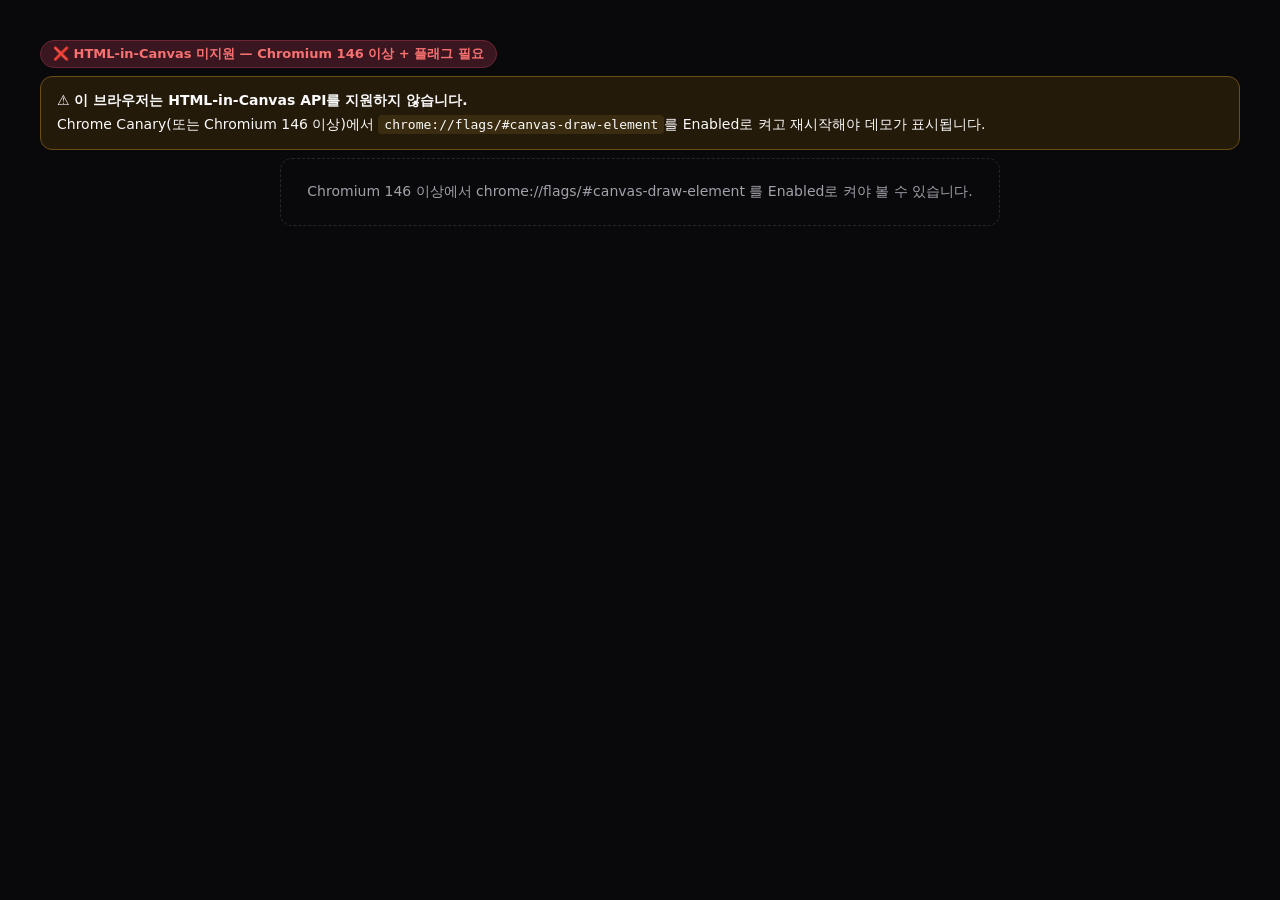
<file: core/smoke-test.html>
<!DOCTYPE html>
<html lang="ko">
<head>
<meta charset="UTF-8">
<meta name="viewport" content="width=device-width, initial-scale=1.0">
<title>CanvasUI 코어 스모크 테스트</title>
<link rel="stylesheet" href="canvas-ui.css">
<style>
  body { background: var(--cui-bg); color: var(--cui-fg); font-family: var(--cui-font); padding: 24px; }
  #demo { max-width: 720px; margin: 0 auto; }
</style>
</head>
<body>
<div id="demo"></div>
<script src="canvas-ui.js"></script>
<script>
  // 코어만 로드해 카드+버튼+input 하나를 띄운다. effect 생략 → src 중앙 표시.
  const app = CanvasUI.create({
    mount: '#demo',
    html: `
      <div class="cui-card" style="width: 360px;">
        <label class="cui-label">스모크 테스트 — 캔버스 속 진짜 DOM</label>
        <input class="cui-input" placeholder="클릭하고 타이핑 (한글 OK)" style="margin-bottom: 16px;">
        <button class="cui-btn" onclick="this.textContent = '클릭됨 ' + new Date().toLocaleTimeString('ko-KR')">클릭 테스트</button>
      </div>`,
    width: 720, height: 480,
  });
</script>
</body>
</html>
</file>
<file: core/canvas-ui.css>
/* ================================================================
   CanvasUI 코어 스타일 — shadcn 감성 디자인 시스템 (다크)
   컴포넌트는 아래 CSS 변수 토큰만 사용하고, 커스텀은 토큰 오버라이드로.
   ================================================================ */
:root {
  --cui-bg: #09090b;          /* 페이지 배경 */
  --cui-card: #18181b;        /* 카드/서피스 */
  --cui-border: #27272a;      /* 얇은 보더 */
  --cui-fg: #fafafa;          /* 본문 텍스트 */
  --cui-muted: #a1a1aa;       /* 보조 텍스트 */
  --cui-primary: #6366f1;     /* 포인트 컬러 */
  --cui-primary-fg: #ffffff;  /* 포인트 위 텍스트 */
  --cui-radius: 12px;         /* 기본 라운드 */
  --cui-font: "Pretendard", "Apple SD Gothic Neo", system-ui, sans-serif;
  --cui-shadow: 0 4px 24px rgba(0, 0, 0, 0.35); /* 부드러운 그림자 */
}

/* ── 코어 레이아웃 (변경 금지: 촬영/숨김 규칙과 결합됨) ── */
.cui-mount { position: relative; font-family: var(--cui-font); }
.cui-fx { display: block; max-width: 100%; touch-action: none; }
.cui-fx.cui-hidden { display: none; } /* 폴백 시 fx만 숨김 (fx는 촬영 대상 아님) */

/* 소스 canvas 숨김: 반드시 absolute + z-index:-1 겹침만.
   display:none / visibility:hidden / left:-9999px 금지 (페인트 생략 → 투명 촬영) */
.cui-src-wrap { position: absolute; top: 0; left: 0; z-index: -1; }
.cui-src-wrap canvas { display: block; }

/* root: hit() offset 누적 기준점이므로 반드시 positioned */
.cui-root { position: relative; font-family: var(--cui-font); color: var(--cui-fg); }

/* ── 감지 배지 · 미지원 안내 · 에러 박스 (코어 자동 삽입) ── */
.cui-badge {
  display: inline-block; margin: 8px; padding: 4px 12px;
  border-radius: 999px; font-size: 13px; font-weight: 600;
  font-family: var(--cui-font);
}
.cui-badge-ok { background: #12351f; color: #4ade80; border: 1px solid #22643a; }
.cui-badge-no { background: #3a1620; color: #f87171; border: 1px solid #6b2432; }
.cui-warn {
  margin: 0 8px 8px; padding: 12px 16px; font-size: 14px; line-height: 1.7;
  background: #241a0a; border: 1px solid #6b4e16; border-radius: var(--cui-radius);
  color: var(--cui-fg); font-family: var(--cui-font);
}
.cui-warn code { background: #3a2c10; padding: 2px 6px; border-radius: 4px; font-size: 13px; }
.cui-error {
  display: none; margin-top: 8px; padding: 10px 12px;
  font-size: 13px; color: #f87171; white-space: pre-wrap;
  background: #3a1620; border: 1px solid #6b2432; border-radius: 8px;
  font-family: var(--cui-font);
}

/* ── 공용 프리미티브 (컴포넌트 공통, 8px 그리드) ──
   주의: 실제 :hover는 canvas 위라 안 걸린다.
   반드시 :hover 와 .cui-hover 를, :active 와 .cui-active 를 함께 선언할 것. */
.cui-card {
  background: var(--cui-card);
  border: 1px solid var(--cui-border);
  border-radius: var(--cui-radius);
  box-shadow: var(--cui-shadow);
  padding: 24px;
}
.cui-btn {
  display: inline-block; padding: 8px 16px;
  background: var(--cui-primary); color: var(--cui-primary-fg);
  border: 1px solid transparent; border-radius: 8px;
  font-size: 14px; font-weight: 600; font-family: var(--cui-font);
  cursor: pointer; transition: filter 0.12s, transform 0.08s;
}
.cui-btn:hover, .cui-btn.cui-hover { filter: brightness(1.12); }
.cui-btn:active, .cui-btn.cui-active { transform: scale(0.97); filter: brightness(0.92); }
.cui-btn-ghost {
  background: transparent; color: var(--cui-fg);
  border-color: var(--cui-border);
}
.cui-btn-ghost:hover, .cui-btn-ghost.cui-hover { background: rgba(255, 255, 255, 0.06); filter: none; }
.cui-input {
  width: 100%; padding: 8px 12px;
  background: var(--cui-bg); color: var(--cui-fg);
  border: 1px solid var(--cui-border); border-radius: 8px;
  font-size: 14px; font-family: var(--cui-font);
  outline: none; caret-color: var(--cui-fg);
}
.cui-input::placeholder { color: var(--cui-muted); }
.cui-input:hover, .cui-input.cui-hover { border-color: var(--cui-muted); }
.cui-input:focus { border-color: var(--cui-primary); box-shadow: 0 0 0 3px color-mix(in srgb, var(--cui-primary) 25%, transparent); }
.cui-label { display: block; font-size: 13px; color: var(--cui-muted); margin-bottom: 8px; }

.cui-need { padding: 24px; text-align: center; font-size: 14px; color: var(--cui-muted); border: 1px dashed var(--cui-border); border-radius: var(--cui-radius); }
</file>
